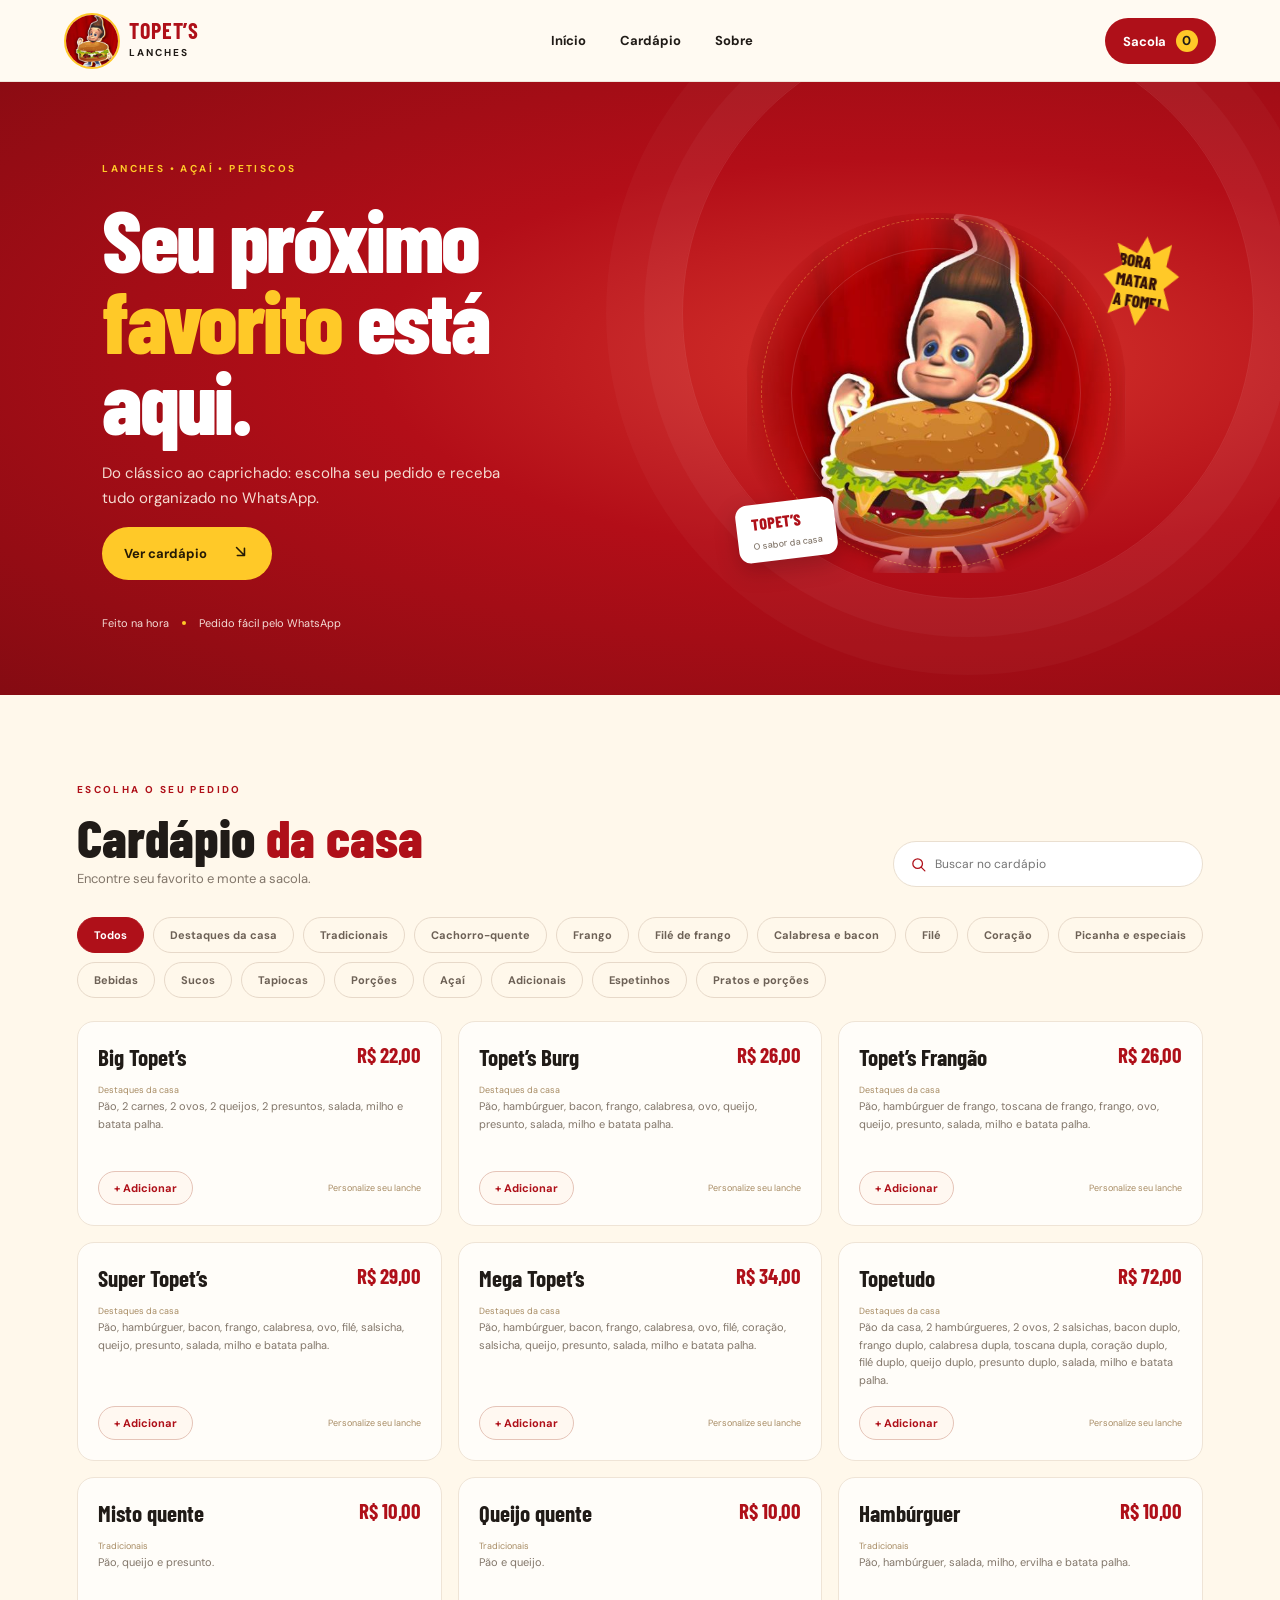
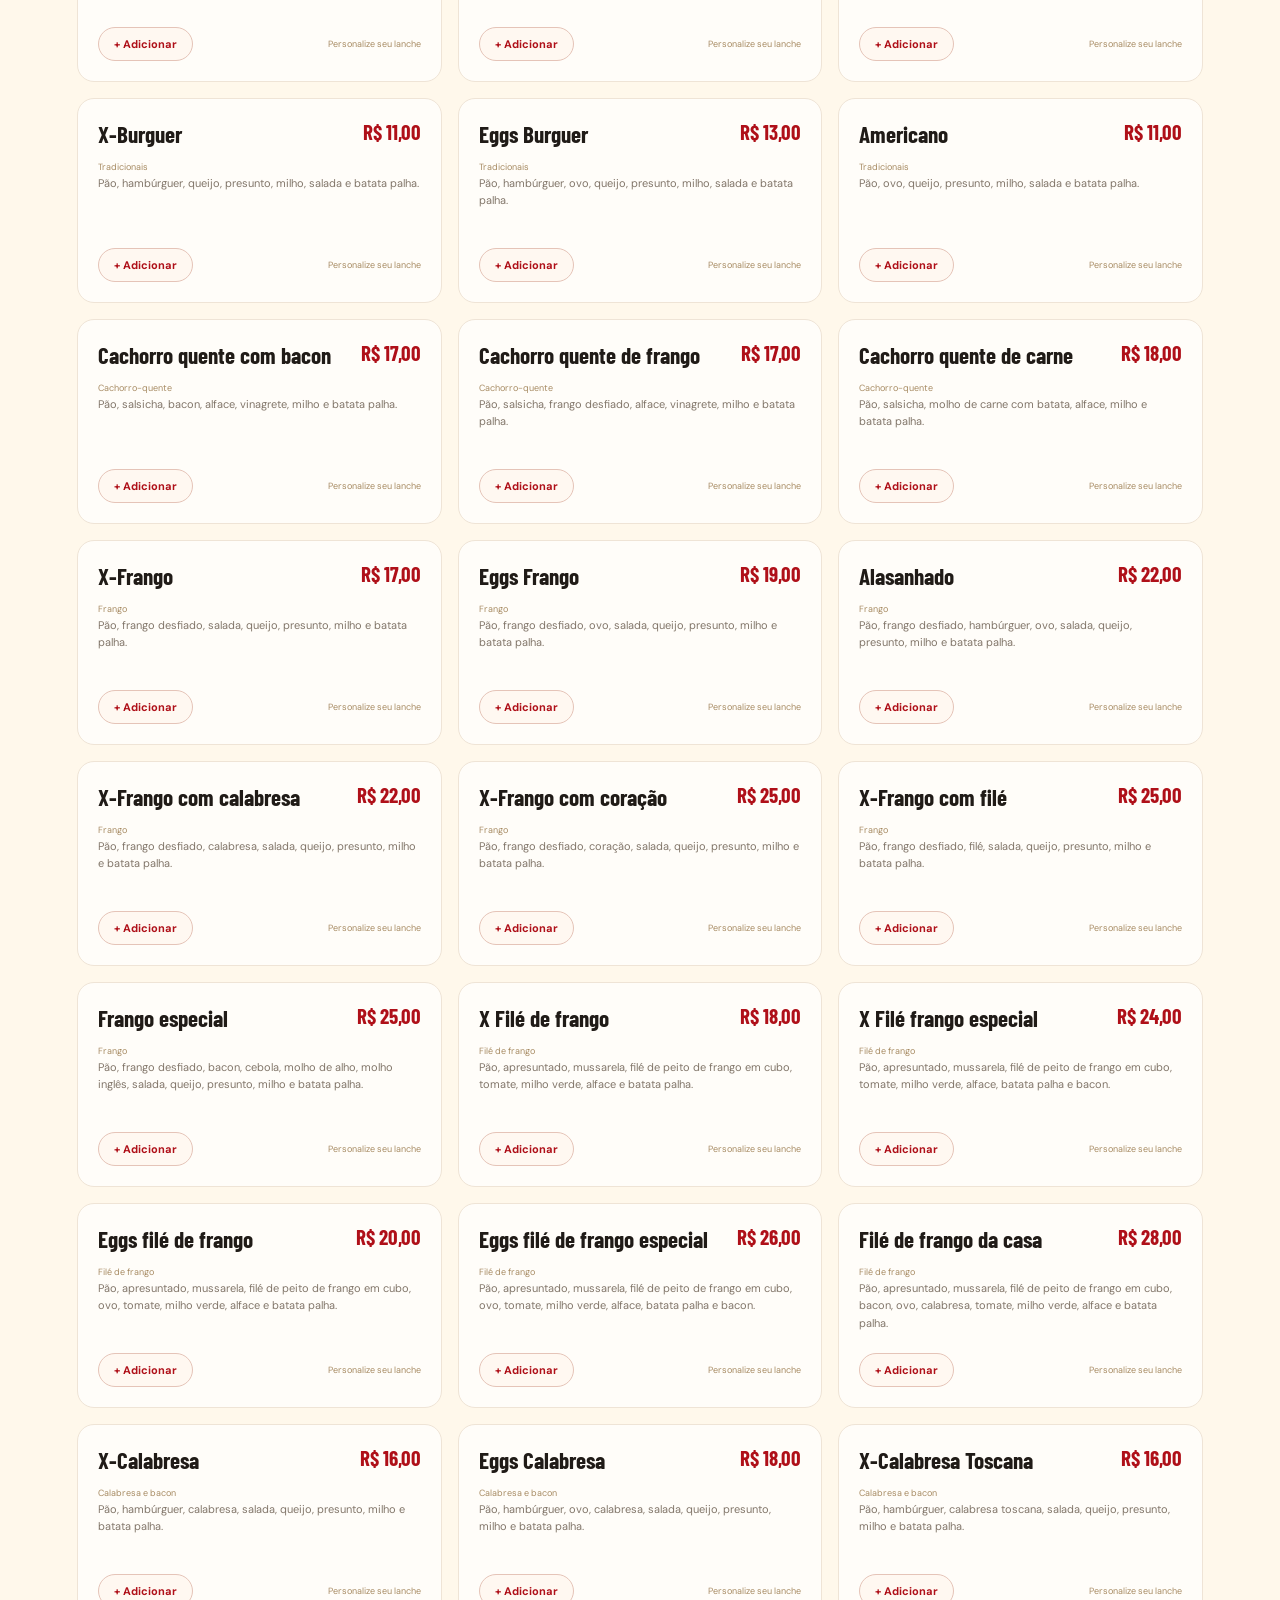
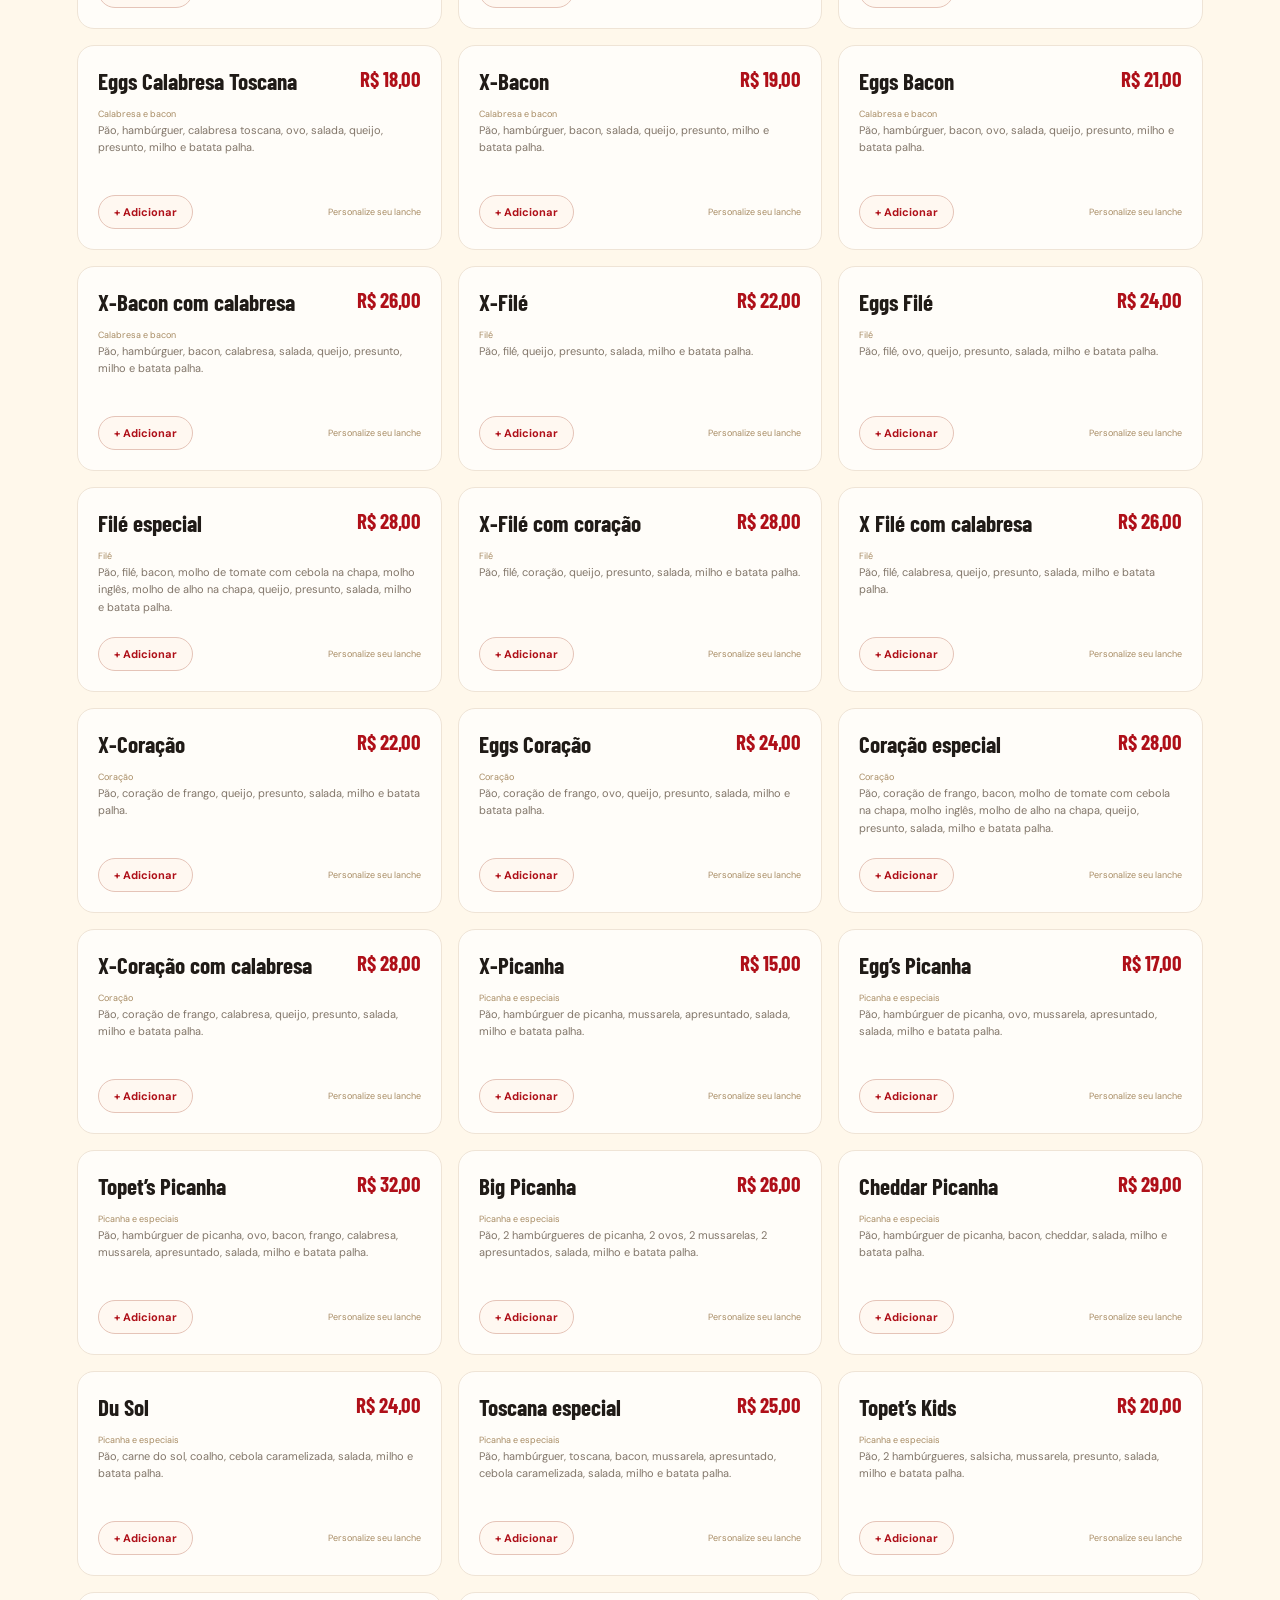
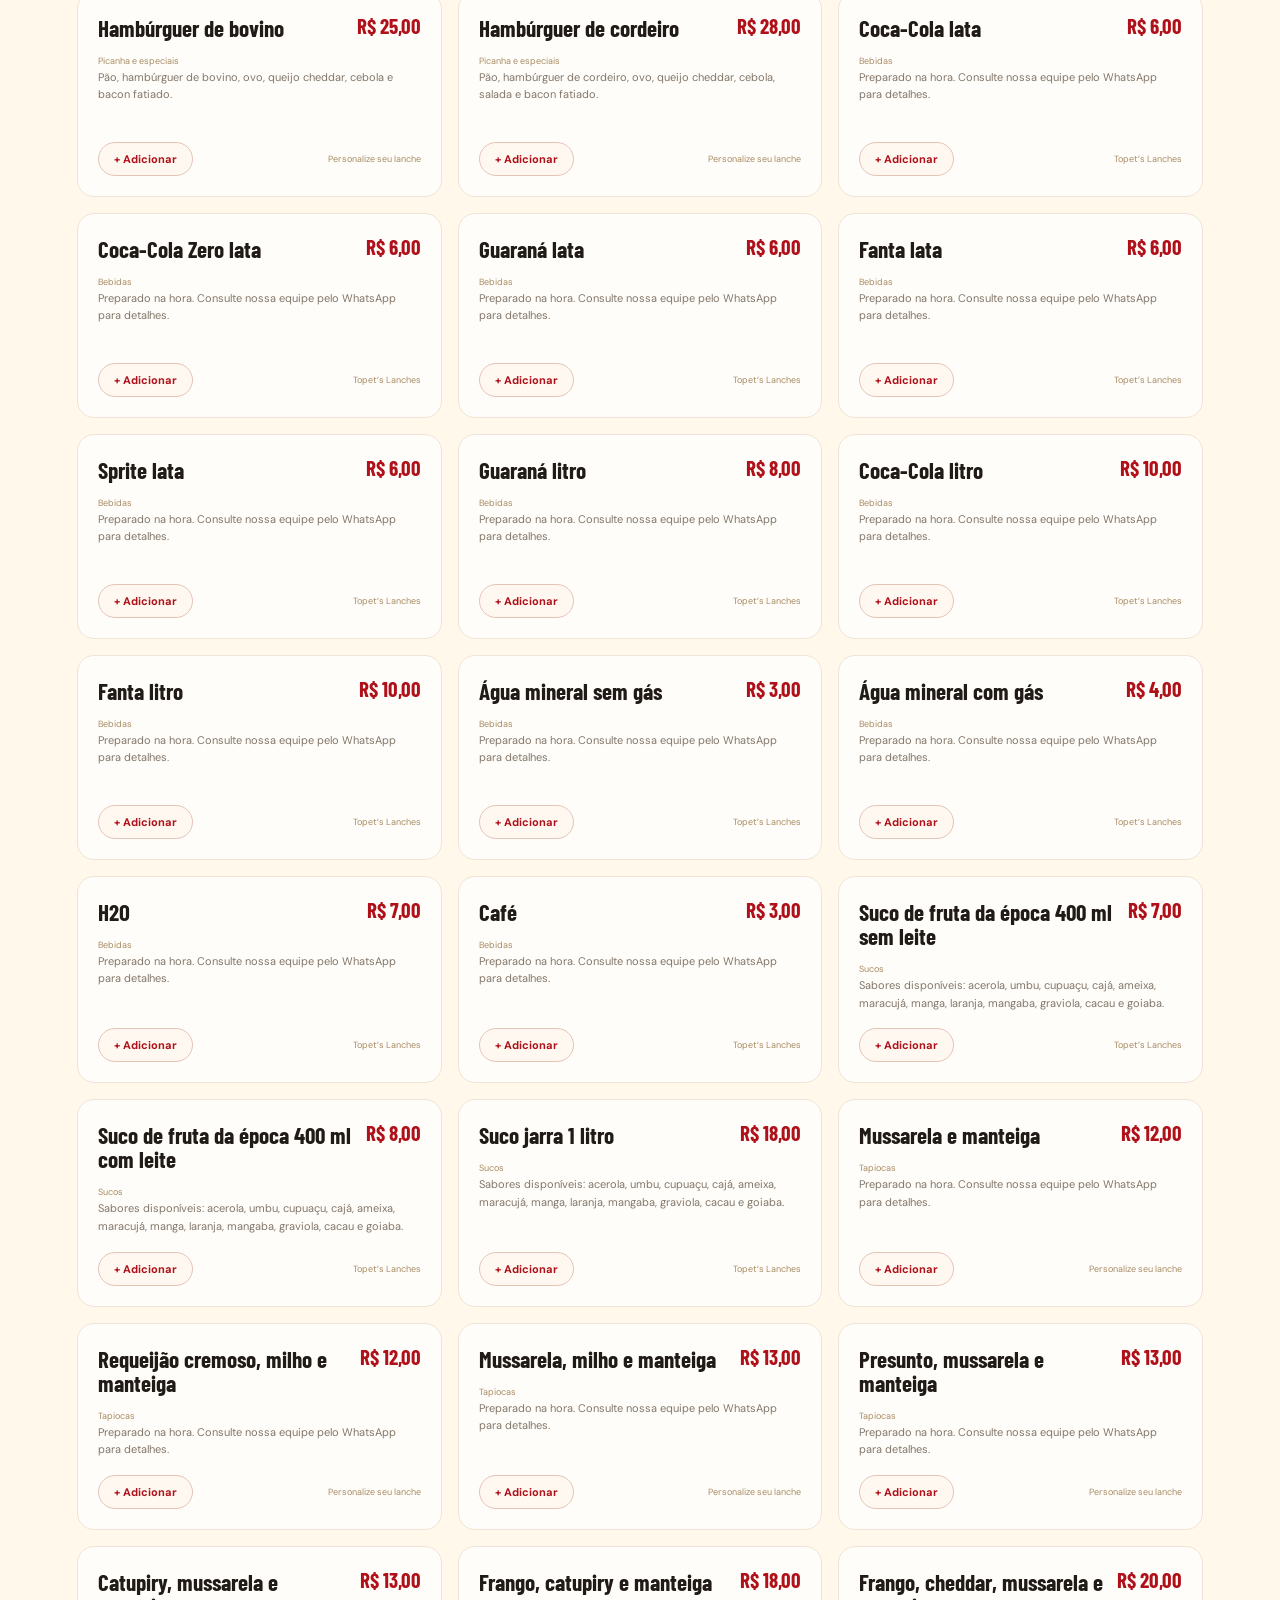
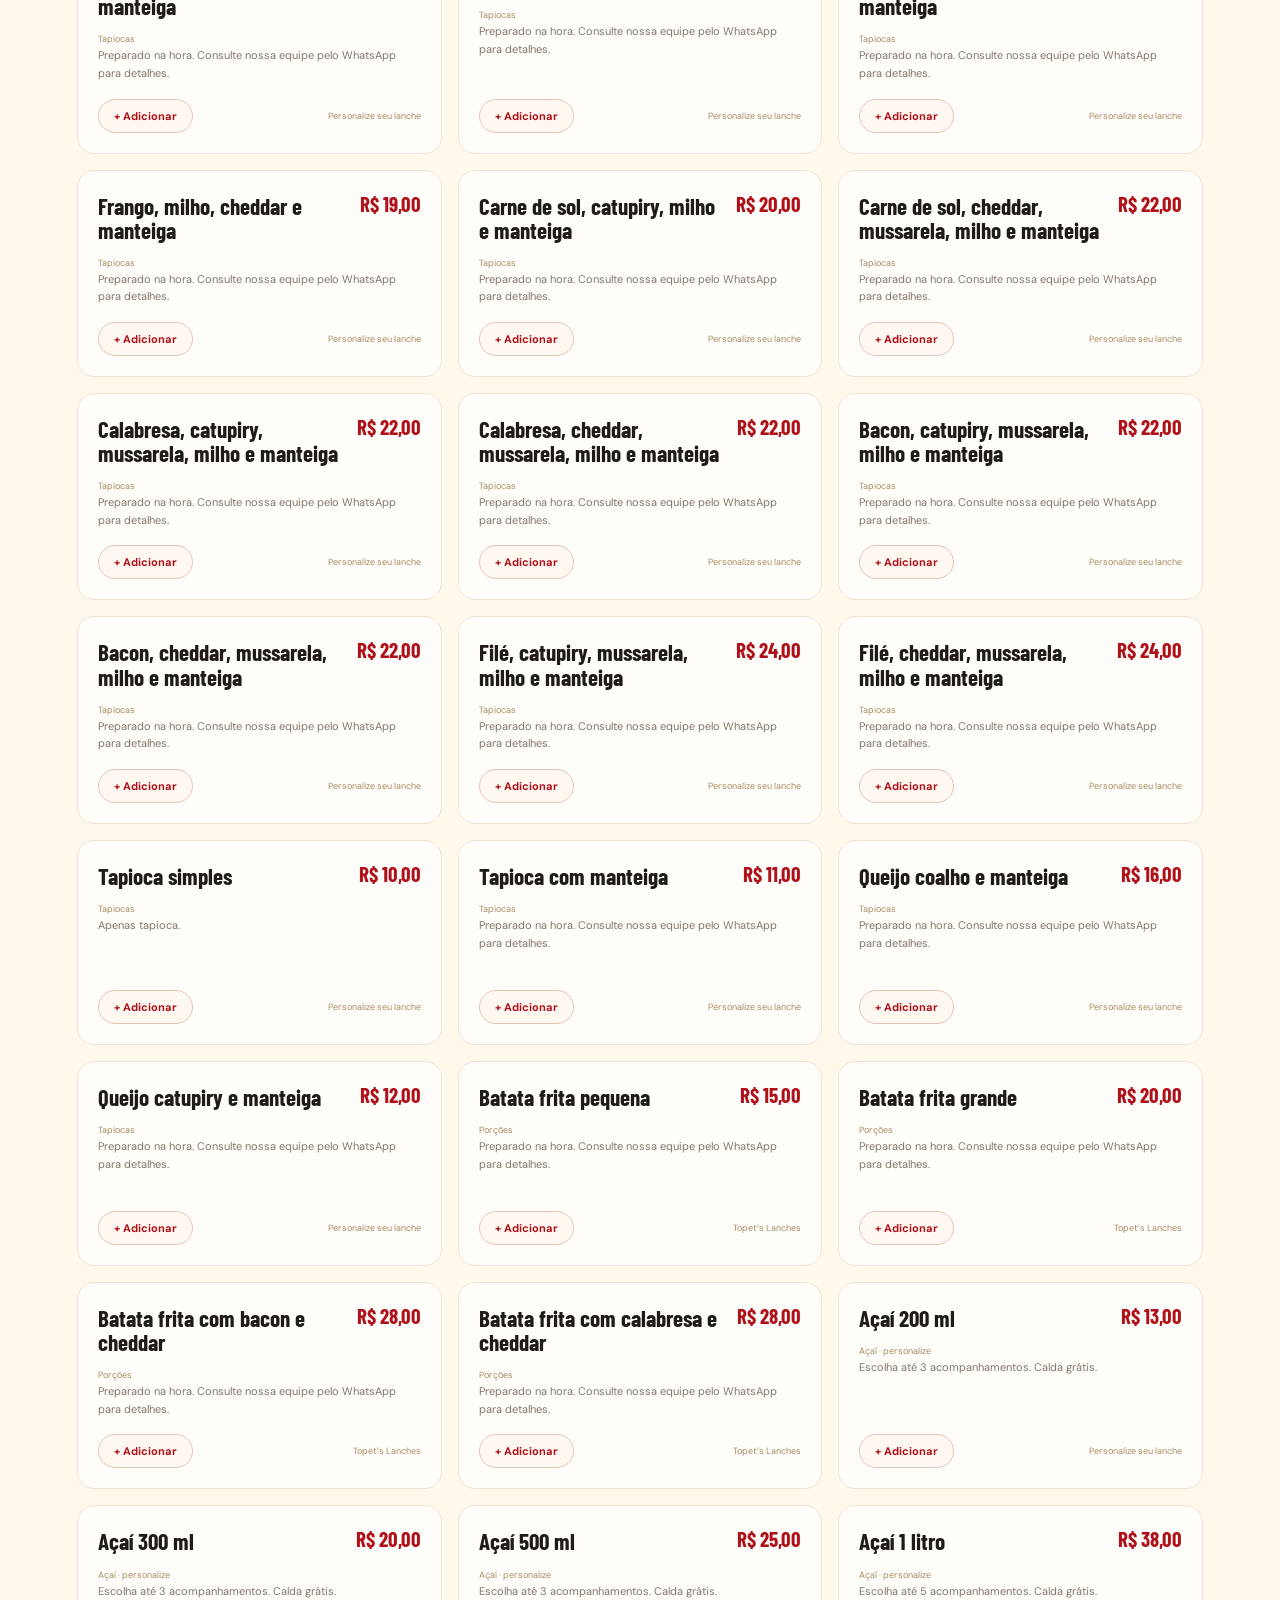
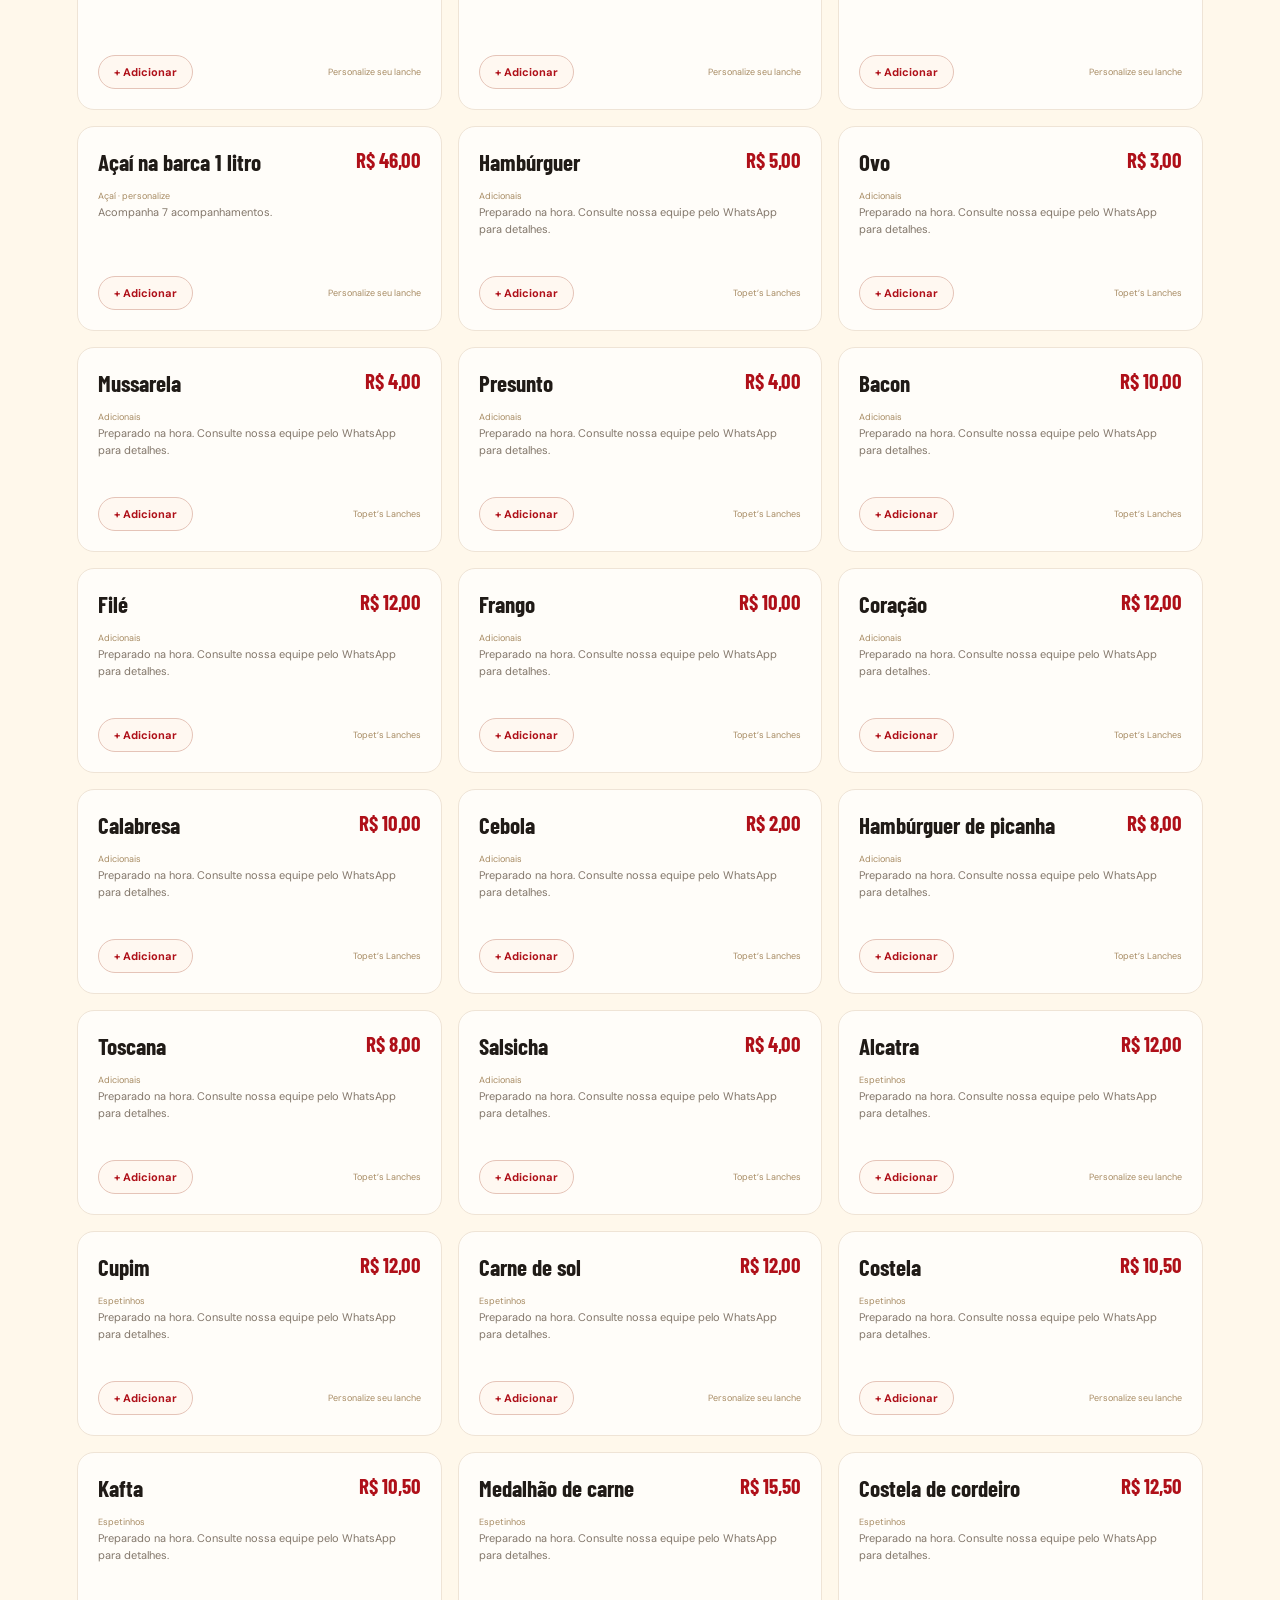
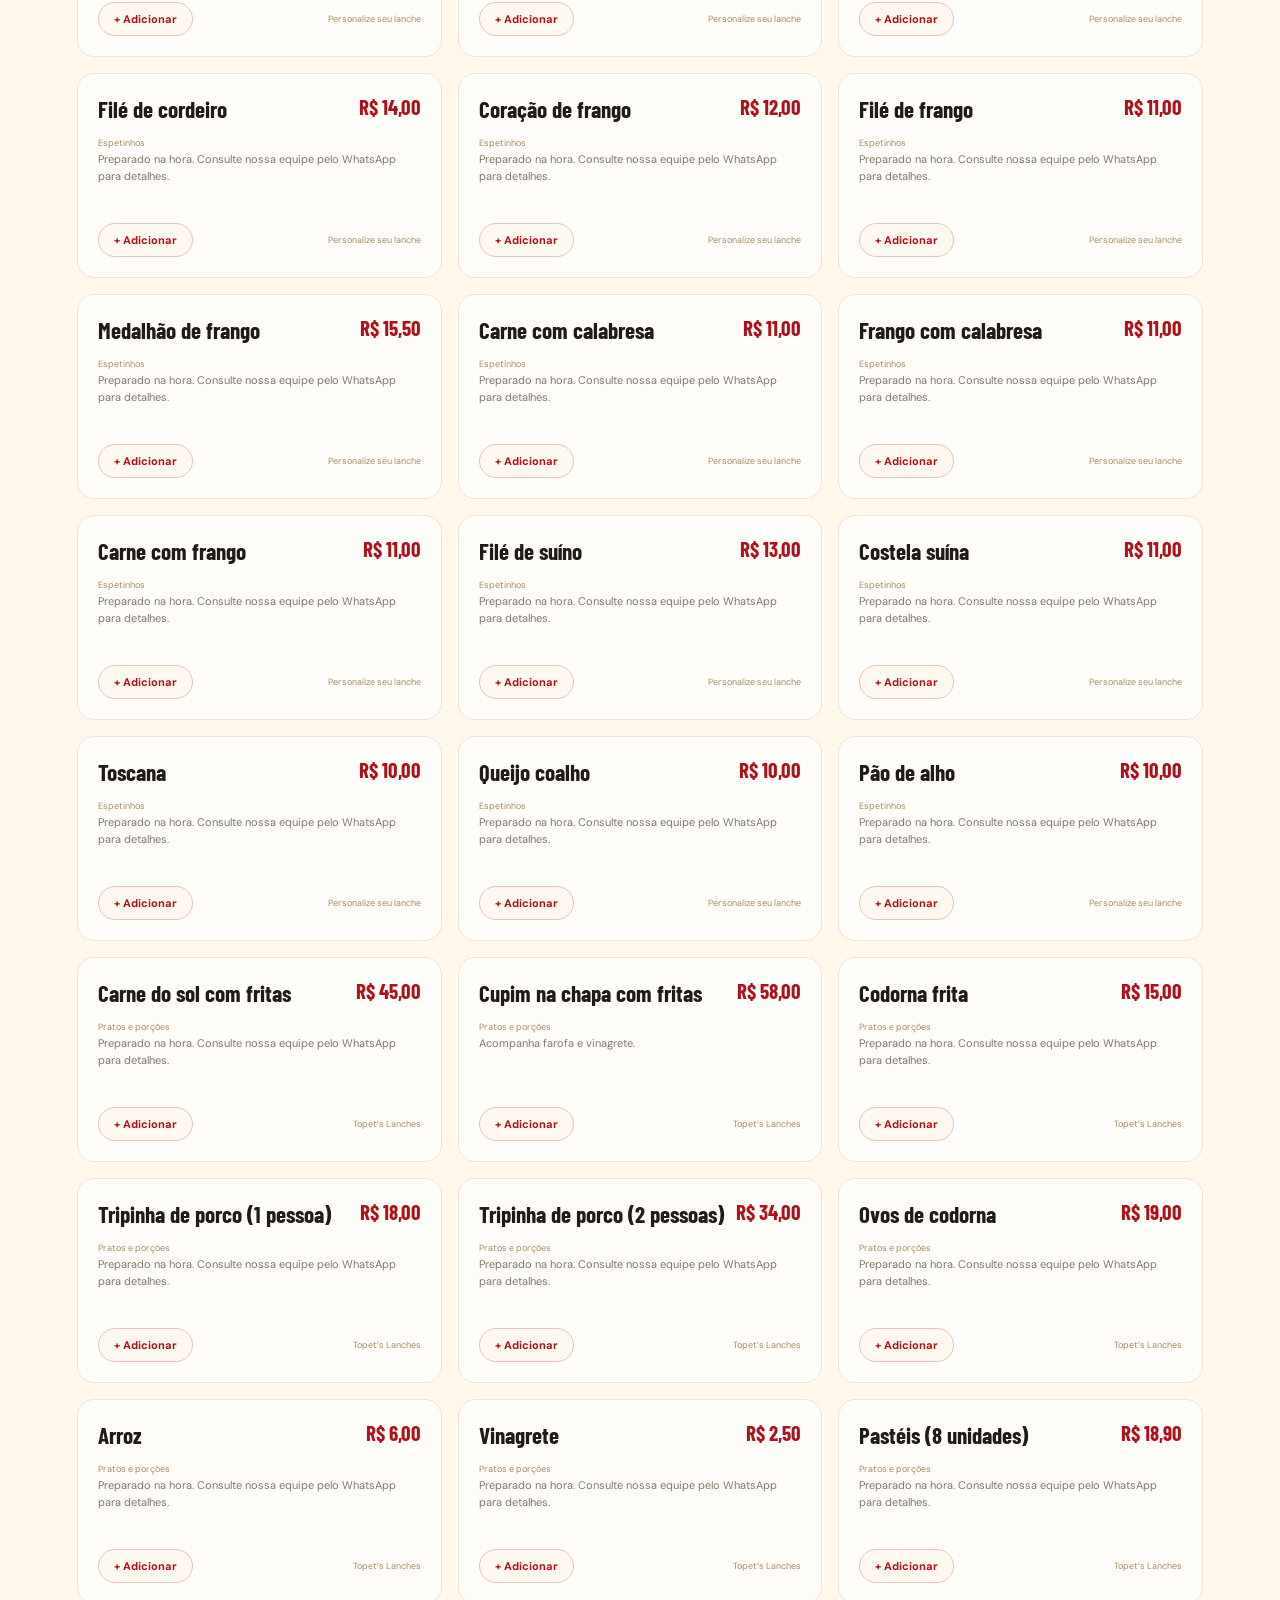
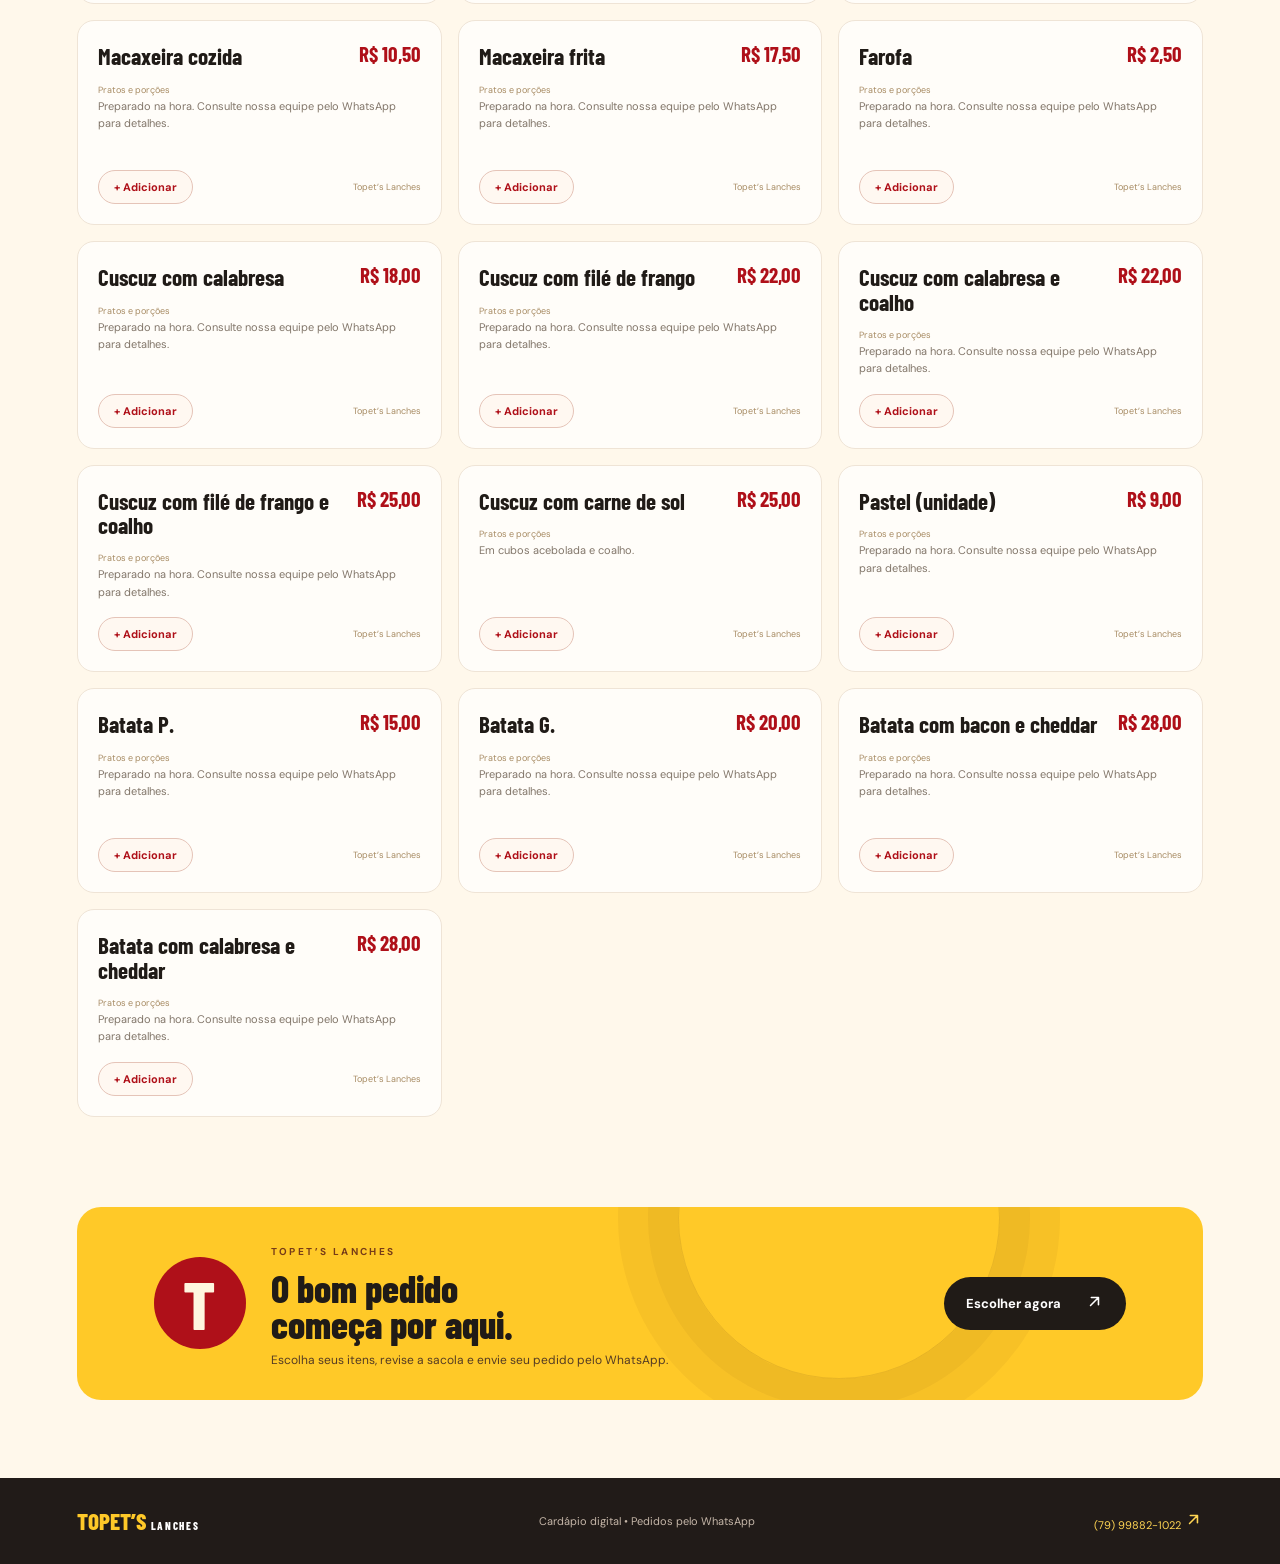
<file: index.html>
<!doctype html>
<html lang="pt-BR">

<head>
  <meta charset="utf-8">
  <meta name="viewport" content="width=device-width,initial-scale=1">
  <meta name="theme-color" content="#ae0710">
  <meta name="description"
    content="Cardápio digital da Topet’s Lanches. Escolha seus lanches, monte seu pedido e continue pelo WhatsApp.">
  <title>Topet’s Lanches | Cardápio</title>
  <link rel="preconnect" href="https://fonts.googleapis.com">
  <link rel="preconnect" href="https://fonts.gstatic.com" crossorigin>
  <link
    href="https://fonts.googleapis.com/css2?family=Barlow+Condensed:wght@500;600;700;800&family=DM+Sans:wght@400;500;600;700&display=swap"
    rel="stylesheet">
  <link rel="stylesheet" href="styles.css?v=20261009-13">
</head>

<body>
  <header class="topbar"><a class="brand" href="#inicio" aria-label="Topet's Lanches, início"><img
        src="assets/topets-mascote.png"
        alt="Mascote Topet’s Lanches"><span><b>TOPET’S</b><small>LANCHES</small></span></a>
    <nav><a href="#inicio">Início</a><a href="#cardapio">Cardápio</a><a href="#sobre">Sobre</a></nav><button
      class="cart-button" id="open-cart" aria-label="Abrir carrinho">Sacola <span id="cart-count">0</span></button>
  </header>
  <main>
    <section class="hero" id="inicio">
      <div class="hero-copy"><span class="eyebrow">LANCHES • AÇAÍ • PETISCOS</span>
        <h1>Seu próximo<br><em>favorito</em> está aqui.</h1>
        <p>Do clássico ao caprichado: escolha seu pedido e receba tudo organizado no WhatsApp.</p><a
          class="button button-yellow" href="#cardapio">Ver cardápio <span><span class="arrow-icon"
              aria-hidden="true"><svg viewBox="0 0 24 24">
                <path d="M7 7l10 10M8 17h9V8" />
              </svg></span></span></a>
        <div class="hero-note"><span>Feito na hora</span><i></i><span>Pedido fácil pelo WhatsApp</span></div>
      </div>
      <div class="hero-art">
        <div class="hero-orbit orbit-one"></div>
        <div class="hero-orbit orbit-two"></div><img src="assets/topets-mascote.png"
          alt="Mascote da Topet’s segurando um hambúrguer"><span class="burst">BORA<br>MATAR<br>A FOME!</span>
        <div class="hero-tag">TOPET’S<br><small>O sabor da casa</small></div>
      </div>
    </section>
    <section class="menu-section" id="cardapio">
      <div class="section-head">
        <div><span class="eyebrow dark">ESCOLHA O SEU PEDIDO</span>
          <h2>Cardápio <em>da casa</em></h2>
          <p>Encontre seu favorito e monte a sacola.</p>
        </div><label class="search"><span class="search-icon" aria-hidden="true"><svg viewBox="0 0 24 24">
              <circle cx="10.8" cy="10.8" r="6.8" />
              <path d="m16 16 5 5" />
            </svg></span><input id="search" placeholder="Buscar no cardápio" aria-label="Buscar produto"></label>
      </div>
      <div id="categories" class="categories" aria-label="Categorias do cardápio"></div>
      <div id="menu-grid" class="menu-grid"></div>
      <p id="no-results" class="no-results" hidden>Nenhum produto encontrado. Tente outra busca.</p>
    </section>
    <section class="callout" id="sobre">
      <div class="callout-mark">T</div>
      <div><span class="eyebrow">TOPET’S LANCHES</span>
        <h2>O bom pedido<br>começa por aqui.</h2>
        <p>Escolha seus itens, revise a sacola e envie seu pedido pelo WhatsApp.</p>
      </div><a class="button button-dark" href="#cardapio">Escolher agora <span><span class="arrow-icon"
            aria-hidden="true"><svg viewBox="0 0 24 24">
              <path d="M7 17L17 7M8 7h9v9" />
            </svg></span></span></a>
    </section>
  </main>
  <footer><a class="footer-brand" href="#inicio">TOPET’S <span>LANCHES</span></a>
    <p>Cardápio digital • Pedidos pelo WhatsApp</p><a href="https://wa.me/5579998821022" target="_blank"
      rel="noreferrer">(79) 99882-1022 <span class="arrow-icon" aria-hidden="true"><svg viewBox="0 0 24 24">
          <path d="M7 17L17 7M8 7h9v9" />
        </svg></span></a>
  </footer>
  <div class="overlay" id="overlay" hidden></div>
  <aside class="cart-drawer" id="cart-drawer" aria-label="Sua sacola" aria-hidden="true">
    <div class="drawer-head">
      <div><span class="eyebrow dark">SEU PEDIDO</span>
        <h2>Sacola <span id="drawer-count">(0)</span></h2>
      </div><button class="icon-button" id="close-cart" aria-label="Fechar sacola">×</button>
    </div>
    <div class="cart-scroll">
      <div id="cart-items"></div>
      <div id="empty-cart" class="empty-cart"><span><span class="empty-bag" aria-hidden="true"><svg viewBox="0 0 24 24">
              <path d="M5 8h14l-1 13H6L5 8Z" />
              <path d="M9 9V6a3 3 0 0 1 6 0v3" />
            </svg></span></span><b>Sua sacola está vazia</b>
        <p>Escolha algo gostoso no cardápio.</p><button class="text-button" id="back-menu">Ver cardápio</button>
      </div>
      <div class="totals" id="totals" hidden>
        <div><span>Subtotal</span><b id="subtotal">R$ 0,00</b></div>
        <div id="delivery-line" hidden><span>Entrega</span><b id="delivery-value"></b></div>
        <div class="total-line"><span>Total</span><b id="total">R$ 0,00</b></div>
      </div><button class="clear-button" id="clear-cart" hidden>Limpar sacola</button>
      <form id="checkout" novalidate hidden>
  <h3>Como vamos entregar?</h3>
  <div class="form-field"><label for="customer">Nome completo</label><input id="customer" name="customer" autocomplete="name" placeholder="Seu nome completo"><small class="field-error" data-error="customer"></small></div>
  <div class="form-field"><label for="phone">Telefone para contato</label><input id="phone" name="phone" type="tel" autocomplete="tel" inputmode="tel" placeholder="(79) 99999-9999" maxlength="16"><small class="field-error" data-error="phone"></small></div>
  <div class="segmented"><label><input type="radio" name="fulfillment" value="delivery" checked><span>Entrega</span></label><label><input type="radio" name="fulfillment" value="pickup"><span>Retirada</span></label></div>
  <div id="delivery-fields"><p class="form-section-label">Endereço de entrega</p><div class="address-grid">
    <div class="form-field field-street"><label for="street">Rua ou avenida</label><input id="street" name="street" autocomplete="address-line1" placeholder="Nome da rua ou avenida"><small class="field-error" data-error="street"></small></div>
    <div class="form-field field-number"><label for="house-number">Número</label><input id="house-number" name="houseNumber" placeholder="Nº ou unidade"><small class="field-error" data-error="houseNumber"></small></div>
    <div class="form-field field-district"><label for="district">Bairro</label><select id="district" name="district"><option value="">Selecione seu bairro</option></select><small class="field-error" data-error="district"></small><small id="neighborhood-help" class="field-help"></small><div class="form-field" id="other-district-field" hidden><label for="other-district">Digite o nome do bairro</label><input id="other-district" name="otherDistrict" placeholder="Nome do bairro"><small class="field-error" data-error="otherDistrict"></small></div></div>
    <div class="form-field field-residence"><label for="residence-type">Tipo de residência</label><select id="residence-type" name="residenceType"><option value="">Selecione</option><option value="Casa">Casa</option><option value="Apartamento">Apartamento</option></select><small class="field-error" data-error="residenceType"></small></div>
    <div class="form-field field-unit" id="apartment-field" hidden><label for="apartment-number">Número do apartamento</label><input id="apartment-number" name="apartmentNumber" placeholder="Ex.: 302" inputmode="numeric"><small class="field-error" data-error="apartmentNumber"></small></div>
    <div class="form-field field-block" id="block-field" hidden><label for="block">Bloco</label><input id="block" name="block" placeholder="Ex.: 3"><small class="field-error" data-error="block"></small></div>
    <div class="form-field field-complement"><label for="complement">Complemento <span>(opcional)</span></label><input id="complement" name="complement" placeholder="Casa, fundos, etc."></div>
    <div class="form-field field-reference"><label for="reference">Ponto de referência <span>(opcional)</span></label><input id="reference" name="reference" placeholder="Próximo a..."></div>
  </div></div>
  <div class="form-field"><label for="payment">Forma de pagamento</label><select id="payment" name="payment"><option value="">Selecione</option><option>Pix</option><option>Dinheiro</option><option>Cartão de crédito</option><option>Cartão de débito</option></select><small class="field-error" data-error="payment"></small></div>
  <div id="cash-change-fields" hidden><label class="check-option"><input type="checkbox" id="needs-change" name="needsChange"> Preciso de troco</label><div class="form-field" id="change-wrap" hidden><label for="change">Troco para</label><input id="change" name="change" type="text" inputmode="decimal" autocomplete="off" placeholder="Ex.: 50,00"><small class="field-error" data-error="change"></small><small id="change-consult-note" class="field-help" hidden>O troco será calculado sem a taxa de entrega, que será consultada com a loja.</small></div></div>
  <div class="form-field"><label for="order-notes">Observações do pedido <span>(opcional)</span></label><textarea id="order-notes" name="notes" rows="2" placeholder="Opcional"></textarea></div>
  <p id="checkout-error" class="checkout-error" role="alert" hidden></p>
  <button class="button button-yellow checkout-button" type="submit">Continuar no WhatsApp <span><span class="arrow-icon" aria-hidden="true"><svg viewBox="0 0 24 24"><path d="M7 17L17 7M8 7h9v9"/></svg></span></span></button><small class="checkout-hint">Você poderá revisar e enviar a mensagem pelo WhatsApp.</small>
</form>
    </div>
  </aside>
  <div class="product-modal" id="product-modal" hidden role="dialog" aria-modal="true" aria-labelledby="modal-title">
    <div class="modal-card"><button class="icon-button modal-close" id="close-modal" aria-label="Fechar">×</button><span
        class="eyebrow dark" id="modal-category"></span>
      <h2 id="modal-title"></h2>
      <p id="modal-description"></p>
      <div id="modal-toppings"></div><label class="modal-notes">Observação<textarea id="item-notes" rows="2"
          placeholder="Ex.: sem cebola"></textarea></label>
      <div class="modal-footer"><b id="modal-price"></b><button class="button button-yellow" id="confirm-add">Adicionar
          à sacola</button></div>
    </div>
  </div>
  <script src="data.js?v=20261009-13"></script>
  <script src="supabase-config.js?v=1"></script>
  <script src="supabase-api.js?v=2"></script>
  <script src="supabase-data.js?v=1"></script>
  <script type="module" src="app.js?v=20261011-2"></script>
</body>

</html>
</file>
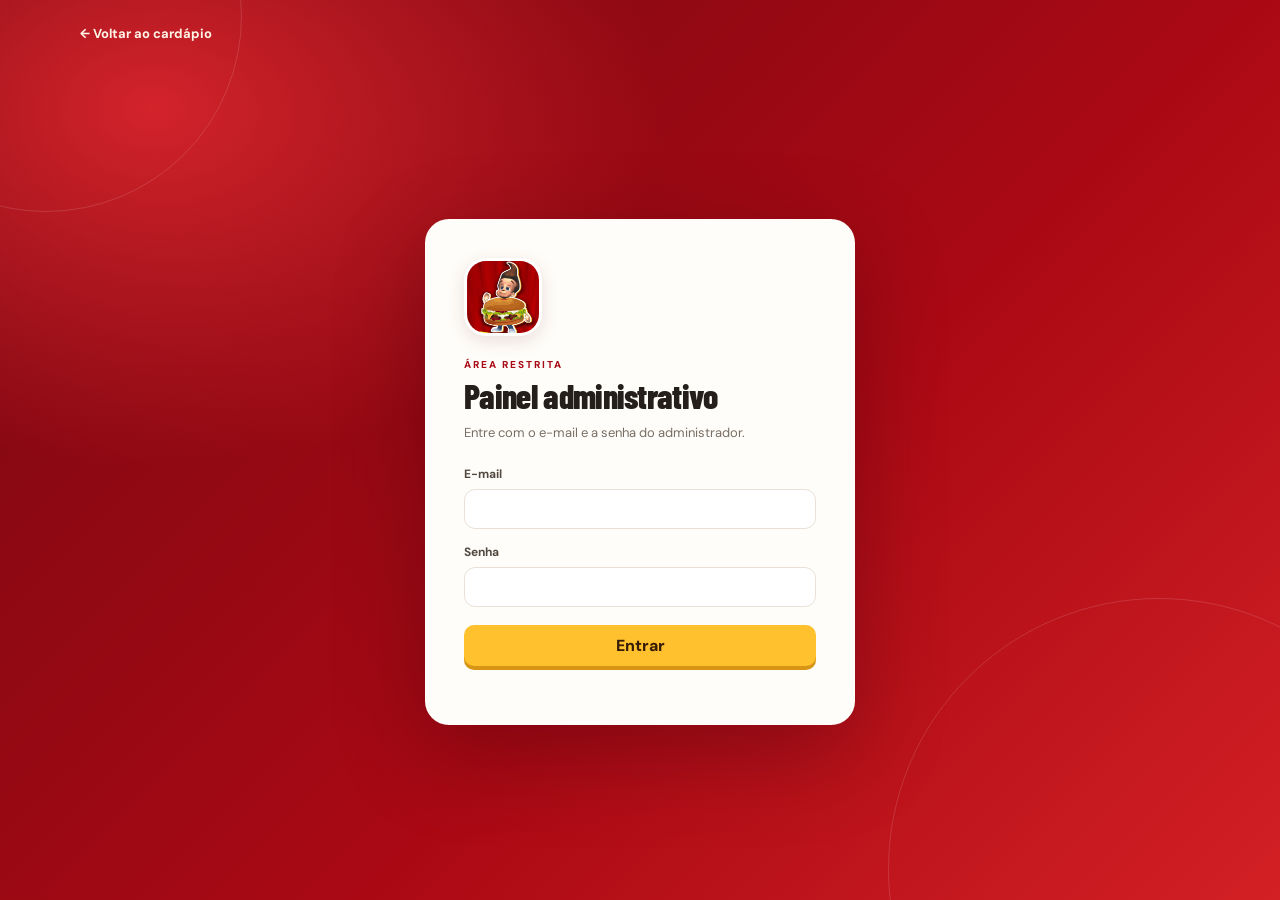
<file: admin/index.html>
<!doctype html>
<html lang="pt-BR">
<head>
  <meta charset="utf-8">
  <meta name="viewport" content="width=device-width,initial-scale=1">
  <meta name="theme-color" content="#ae0710">
  <title>Administração | Topet’s Lanches</title>
  <link rel="preconnect" href="https://fonts.googleapis.com">
  <link rel="preconnect" href="https://fonts.gstatic.com" crossorigin>
  <link href="https://fonts.googleapis.com/css2?family=Barlow+Condensed:wght@500;600;700;800&family=DM+Sans:wght@400;500;600;700&display=swap" rel="stylesheet">
  <link rel="stylesheet" href="admin.css?v=4">
</head>
<body>
  <main class="auth-shell" id="login-view">
    <a class="back-link" href="../index.html">← Voltar ao cardápio</a>
    <section class="auth-card">
      <img src="../assets/topets-mascote.png" alt="Mascote Topet’s Lanches" class="mascot">
      <p class="eyebrow">ÁREA RESTRITA</p><h1>Painel administrativo</h1>
      <p class="muted">Entre com o e-mail e a senha do administrador.</p>
      <form id="login-form">
        <label>E-mail<input name="email" type="email" autocomplete="username" required></label>
        <label>Senha<input name="password" type="password" autocomplete="current-password" required></label>
        <button class="primary" type="submit">Entrar</button>
        <p class="message" id="login-message" role="alert"></p>
      </form>
      <p class="setup-note" id="setup-note" hidden>O Supabase ainda não está configurado. Consulte <code>README.md</code>.</p>
    </section>
  </main>

  <div class="admin-app" id="admin-view" hidden>
    <header class="topbar">
      <a class="brand" href="../index.html"><img src="../assets/topets-mascote.png" alt=""><span><b>TOPET’S</b><small>PAINEL ADMINISTRATIVO</small></span></a>
      <div class="user-actions"><span id="admin-email"></span><button class="quiet" id="logout-button">Sair</button></div>
    </header>
    <main class="workspace">
      <div class="page-heading"><div><p class="eyebrow">TOPET’S LANCHES</p><h1 id="page-title">Gerenciar cardápio</h1><p class="muted" id="page-subtitle">As mudanças são salvas no Supabase e aparecem no site público.</p></div><button class="primary" id="new-product">＋ Novo produto</button></div>
      <nav class="tabs"><button class="tab active" data-tab="products">Produtos e adicionais</button><button class="tab" data-tab="categories">Categorias</button><button class="tab" data-tab="settings">Açaí e entrega</button><button class="tab" data-tab="orders">Pedidos do site</button><button class="tab" data-tab="sales">Relatórios e vendas</button></nav>
      <section class="panel" id="products-panel">
        <div class="toolbar"><label class="search">Buscar<input id="product-search" type="search" placeholder="Nome, descrição ou categoria"></label><label>Categoria<select id="category-filter"><option value="">Todas</option></select></label><label class="toggle"><input id="show-inactive" type="checkbox"> Mostrar inativos</label><button class="quiet" id="reload-products">Atualizar</button></div>
        <p class="message" id="products-message" role="status"></p>
        <div class="products-table-wrap"><table><thead><tr><th>Produto</th><th>Categoria</th><th>Preço</th><th>Status</th><th>Ações</th></tr></thead><tbody id="products-list"></tbody></table></div>
      </section>
      <section class="panel" id="categories-panel" hidden>
        <div class="page-heading"><div><h2>Categorias atuais</h2><p class="muted">Categorias vazias também ficam disponíveis no cardápio para novos produtos.</p></div><button class="primary" id="add-category">＋ Nova categoria</button></div><div id="category-list" class="category-list"></div><p class="message" id="category-message" role="status"></p>
      </section>
      <section class="panel" id="settings-panel" hidden>
        <h2>Acompanhamentos de açaí</h2><p class="muted">Um acompanhamento por linha. Os limites por tamanho são ajustados na edição de cada produto de açaí.</p>
        <label>Acompanhamentos<textarea id="toppings-setting" rows="8" placeholder="Banana&#10;Granola&#10;... "></textarea></label>
        <h2 class="section-heading">Bairros e taxas</h2><p class="muted">Uma opção por linha: <code>Bairro | 5,00</code>. Use <code>Bairro | consultar</code> quando a taxa precisar ser confirmada.</p>
        <label>Bairros atendidos<textarea id="neighborhoods-setting" rows="10" placeholder="Avenida Quirino | 3,00&#10;Outro | consultar"></textarea></label>
        <button class="primary" id="save-settings">Salvar configurações</button><p class="message" id="settings-message" role="status"></p>
      </section>
      <section class="panel sales-panel" id="sales-panel" hidden>
        <div class="sales-head"><div><p class="eyebrow">ACOMPANHAMENTO</p><h2>Relatórios e vendas</h2><p class="muted">Pedidos do site só entram nos relatórios depois da confirmação. Registre manualmente outras vendas confirmadas.</p></div><button class="primary" id="new-sale">＋ Registrar venda</button></div>
        <div class="toolbar sales-toolbar"><label>Período<select id="sales-period"><option value="today">Hoje</option><option value="7d">Últimos 7 dias</option><option value="30d" selected>Últimos 30 dias</option><option value="month">Este mês</option><option value="custom">Intervalo personalizado</option></select></label><label class="date-filter" hidden>De<input type="date" id="sales-from"></label><label class="date-filter" hidden>Até<input type="date" id="sales-to"></label><button class="quiet" id="reload-sales">Atualizar</button></div>
        <p class="report-note">Faturamento bruto registrado: considera descontos e entrega. Não representa lucro líquido.</p>
        <div class="metric-grid"><article class="metric-card"><span>Faturamento bruto registrado</span><strong id="metric-revenue">R$ 0,00</strong></article><article class="metric-card"><span>Vendas confirmadas</span><strong id="metric-count">0</strong></article><article class="metric-card"><span>Ticket médio</span><strong id="metric-average">R$ 0,00</strong></article><article class="metric-card"><span>Mais vendido</span><strong id="metric-top-product">—</strong><small id="metric-top-quantity"></small></article></div>
        <p class="message" id="sales-message" role="status"></p>
        <div class="reports-grid"><section class="report-card"><h3>Produtos mais vendidos</h3><div id="best-products" class="bar-list"></div></section><section class="report-card"><h3>Faturamento por dia</h3><div id="daily-revenue" class="daily-list"></div></section><section class="report-card"><h3>Formas de pagamento</h3><div id="payment-breakdown" class="bar-list"></div></section></div>
        <div class="history-heading"><div><h3>Histórico de vendas</h3><p class="muted">Mais recentes primeiro. Vendas canceladas ficam salvas para consulta.</p></div></div>
        <div class="products-table-wrap"><table class="sales-table"><thead><tr><th>Data e hora</th><th>Itens</th><th>Pagamento</th><th>Total</th><th>Status</th><th>Ações</th></tr></thead><tbody id="sales-history"></tbody></table></div>
      </section>
      <section class="panel orders-panel" id="orders-panel" hidden>
        <div class="sales-head"><div><p class="eyebrow">PEDIDOS RECEBIDOS PELO SITE</p><h2>Pedidos do site</h2><p class="muted">Um pedido só entra nos relatórios depois que você confirmar a venda. Pedidos não concretizados ficam no histórico.</p></div><button class="quiet" id="reload-orders">Atualizar pedidos</button></div>
        <div class="toolbar"><label>Situação<select id="orders-filter"><option value="pending">Pendentes</option><option value="all">Todos os pedidos</option></select></label></div>
        <p class="message" id="orders-message" role="status"></p>
        <div class="products-table-wrap"><table class="sales-table orders-table"><thead><tr><th>Pedido / data</th><th>Cliente</th><th>Itens</th><th>Pagamento</th><th>Total</th><th>Status</th><th>Ações</th></tr></thead><tbody id="orders-list"></tbody></table></div>
      </section>
    </main>
  </div>

  <dialog id="product-dialog">
    <form id="product-form" method="dialog">
      <div class="dialog-heading"><div><p class="eyebrow">CARDÁPIO</p><h2 id="dialog-title">Novo produto</h2></div><button type="button" class="icon-button" id="close-dialog" aria-label="Fechar">×</button></div>
      <input type="hidden" name="id">
      <div class="form-grid">
        <label class="wide">Nome<input name="name" required maxlength="120"></label>
        <label>Categoria<input name="category" list="category-options" required maxlength="80"><datalist id="category-options"></datalist></label>
        <label>Preço (R$)<input name="price" type="number" required min="0" step="0.01"></label>
        <label class="wide">Descrição<textarea name="description" rows="3"></textarea></label>
        <label class="wide">Imagem do produto (URL)<input name="image_url" type="url" placeholder="https://..."></label>
        <label class="wide">Ou envie uma imagem<input name="image_file" type="file" accept="image/jpeg,image/png,image/webp,image/gif"><small class="help">JPEG, PNG, WebP ou GIF. Até 5 MB.</small></label>
        <label>Limite de coberturas do açaí<input name="topping_limit" type="number" min="0" max="30" step="1" placeholder="Padrão atual"></label>
        <label>Ordem no cardápio<input name="sort_order" type="number" min="0" step="1" value="0"></label>
        <label class="check"><input name="active" type="checkbox" checked> Produto ativo no cardápio</label>
        <label class="wide">Outras informações (JSON)<textarea name="details" rows="3">{}</textarea><small class="help">Use apenas se o produto tiver informações extras além dos campos acima.</small></label>
      </div>
      <p class="message" id="product-message" role="alert"></p>
      <div class="dialog-actions"><button type="button" class="quiet" id="cancel-product">Cancelar</button><button class="primary" type="submit">Salvar produto</button></div>
    </form>
  </dialog>
  <dialog id="sale-dialog">
    <form id="sale-form" method="dialog">
      <div class="dialog-heading"><div><p class="eyebrow">VENDA CONFIRMADA</p><h2 id="sale-dialog-title">Registrar venda</h2></div><button type="button" class="icon-button" id="close-sale-dialog" aria-label="Fechar">×</button></div>
      <input type="hidden" name="sale_id">
      <div class="form-grid sale-fields"><label>Data e horário<input type="datetime-local" name="sold_at" required></label><label>Forma de pagamento<select name="payment_method" id="sale-payment" required></select></label><label class="wide">Produtos vendidos <small class="help">Preço vem do cardápio, mas pode ser ajustado para registrar o valor negociado.</small></label></div>
      <div id="sale-items" class="sale-items"></div><button type="button" class="quiet add-sale-item" id="add-sale-item">＋ Adicionar produto</button>
      <div class="form-grid sale-fields sale-extra-fields"><label>Desconto (R$)<input type="number" name="discount" min="0" step="0.01" value="0"></label><label>Taxa de entrega (R$)<input type="number" name="delivery_fee" min="0" step="0.01" value="0"></label><label class="wide">Observações<textarea name="notes" rows="2" placeholder="Opcional"></textarea></label></div>
      <div class="sale-total-box"><div><span>Produtos</span><b id="sale-subtotal">R$ 0,00</b></div><div><span>Desconto</span><b id="sale-discount-view">− R$ 0,00</b></div><div><span>Entrega</span><b id="sale-delivery-view">R$ 0,00</b></div><div class="grand-total"><span>Total da venda</span><b id="sale-total">R$ 0,00</b></div></div>
      <p class="message" id="sale-form-message" role="alert"></p>
      <div class="dialog-actions"><button type="button" class="quiet" id="cancel-sale-form">Voltar</button><button class="primary" type="submit">Conferir e salvar</button></div>
    </form>
  </dialog>
  <dialog id="sale-details-dialog"><div id="sale-details-content" class="sale-details"></div></dialog>
  <dialog id="order-details-dialog"><div id="order-details-content" class="sale-details"></div></dialog>
  <script src="../supabase-config.js?v=1"></script>
  <script src="../supabase-api.js?v=3"></script>
  <script src="sales-utils.js?v=1"></script>
  <script src="admin.js?v=4"></script>
</body>
</html>
</file>
<file: styles.css>
:root {
    --red: #af1019;
    --deep: #760b12;
    --gold: #ffc928;
    --cream: #fff8eb;
    --ink: #201b17;
    --muted: #82766a;
    --line: #eadfd0;
    --condensed: 'Barlow Condensed', sans-serif;
    --sans: 'DM Sans', sans-serif
}

* {
    box-sizing: border-box
}

html {
    scroll-behavior: smooth
}

body {
    margin: 0;
    background: var(--cream);
    color: var(--ink);
    font-family: var(--sans)
}

button,
input,
select,
textarea {
    font: inherit
}

button,
a {
    -webkit-tap-highlight-color: transparent
}

a {
    color: inherit;
    text-decoration: none
}

.topbar {
    height: 82px;
    padding: 0 max(5vw, 24px);
    display: flex;
    align-items: center;
    justify-content: space-between;
    background: #fffaf2;
    border-bottom: 1px solid #efe5d9;
    position: sticky;
    top: 0;
    z-index: 10
}

.brand {
    display: flex;
    align-items: center;
    gap: 9px
}

.brand img {
    width: 56px;
    height: 56px;
    object-fit: cover;
    object-position: center 35%;
    border-radius: 50%;
    border: 2px solid var(--gold)
}

.brand span {
    font: 800 22px var(--condensed);
    line-height: .8;
    color: var(--red);
    letter-spacing: .04em
}

.brand small {
    display: block;
    color: var(--ink);
    font: 700 10px var(--sans);
    letter-spacing: .2em;
    margin-top: 7px
}

.topbar nav {
    display: flex;
    gap: 34px;
    font-size: 13px;
    font-weight: 700
}

.topbar nav a:hover {
    color: var(--red)
}

.cart-button {
    border: 0;
    background: var(--red);
    color: white;
    border-radius: 30px;
    padding: 12px 18px;
    font-size: 13px;
    font-weight: 700;
    cursor: pointer
}

.cart-button span {
    display: inline-grid;
    place-items: center;
    min-width: 22px;
    height: 22px;
    margin-left: 7px;
    border-radius: 50%;
    background: var(--gold);
    color: var(--ink)
}

.hero {
    min-height: 550px;
    background: radial-gradient(ellipse at 72% 45%, #d7352d 0, #b30e18 42%, #850b12 100%);
    color: white;
    padding: 74px max(8vw, 30px) 65px;
    position: relative;
    display: grid;
    grid-template-columns: 1.1fr .9fr;
    align-items: center;
    overflow: hidden
}

.hero:after {
    content: '';
    position: absolute;
    width: 570px;
    height: 570px;
    border: 1px solid #ffffff18;
    border-radius: 50%;
    right: 2%;
    top: -9%;
    box-shadow: 0 0 0 38px #ffffff09, 0 0 0 76px #ffffff07
}

.hero-copy {
    z-index: 1;
    max-width: 490px
}

.eyebrow {
    font-size: 10px;
    font-weight: 700;
    letter-spacing: .24em;
    color: var(--gold)
}

.eyebrow.dark {
    color: var(--red)
}

h1,
h2,
h3,
p {
    margin-top: 0
}

.hero h1 {
    font: 800 clamp(55px, 7vw, 88px)/.92 var(--condensed);
    letter-spacing: -.03em;
    margin: 21px 0 20px
}

.hero h1 em,
.section-head h2 em {
    font-style: normal;
    color: var(--gold)
}

.hero-copy>p {
    color: #f5dcd2;
    max-width: 405px;
    font-size: 15px;
    line-height: 1.7
}

.button {
    display: inline-flex;
    align-items: center;
    justify-content: center;
    gap: 24px;
    border: 0;
    border-radius: 30px;
    padding: 15px 22px;
    font-size: 13px;
    font-weight: 700;
    cursor: pointer;
    transition: transform .2s, box-shadow .2s
}

.button:hover {
    transform: translateY(-2px);
    box-shadow: 0 8px 20px #44070b35
}

.button-yellow {
    background: var(--gold);
    color: #261a05
}

.hero-note {
    display: flex;
    align-items: center;
    gap: 13px;
    margin-top: 36px;
    color: #f4dcd6;
    font-size: 11px
}

.hero-note i {
    width: 4px;
    height: 4px;
    border-radius: 50%;
    background: var(--gold)
}

.hero-art {
    height: 390px;
    position: relative;
    z-index: 1;
    display: grid;
    place-items: center
}

.hero-art>img {
    width: min(92%, 380px);
    height: 360px;
    object-fit: cover;
    object-position: center 25%;
    mix-blend-mode: screen;
    filter: drop-shadow(0 24px 28px #35070a8a);
    border-radius: 48% 48% 34% 34%;
    mask-image: radial-gradient(ellipse, #000 51%, transparent 75%)
}

.hero-orbit {
    position: absolute;
    border: 1px dashed #ffcc515c;
    border-radius: 50%;
    width: 350px;
    height: 350px
}

.orbit-two {
    width: 290px;
    height: 290px;
    border-style: solid;
    border-color: #ffffff22
}

.burst {
    position: absolute;
    right: 0;
    top: 38px;
    transform: rotate(9deg);
    font: 800 17px var(--condensed);
    color: #351008;
    background: var(--gold);
    padding: 15px 13px;
    clip-path: polygon(50% 0, 62% 18%, 84% 5%, 81% 30%, 100% 39%, 82% 55%, 94% 78%, 67% 74%, 52% 100%, 39% 78%, 13% 91%, 19% 64%, 0 49%, 23% 35%, 12% 12%, 40% 20%)
}

.hero-tag {
    position: absolute;
    left: 9%;
    bottom: 29px;
    background: white;
    color: var(--red);
    border-radius: 12px;
    padding: 10px 15px;
    font: 800 16px var(--condensed);
    transform: rotate(-7deg);
    box-shadow: 0 8px 22px #33070a45
}

.hero-tag small {
    color: var(--muted);
    font: 500 9px var(--sans)
}

.hero-stamp {
    position: absolute;
    bottom: 25px;
    right: 30px;
    font: 700 8px var(--sans);
    letter-spacing: .14em;
    color: #ffffff8c;
    text-align: center;
    transform: rotate(-8deg)
}

.hero-stamp b {
    font: 800 19px var(--condensed);
    color: var(--gold);
    letter-spacing: .03em
}

.menu-section {
    padding: 82px max(6vw, 25px) 90px;
    max-width: 1440px;
    margin: auto
}

.section-head {
    display: flex;
    justify-content: space-between;
    align-items: end;
    gap: 20px
}

.section-head h2 {
    font: 800 54px/.95 var(--condensed);
    margin: 13px 0 8px
}

.section-head h2 em {
    color: var(--red)
}

.section-head p {
    color: var(--muted);
    font-size: 13px;
    margin: 0
}

.search {
    width: min(310px, 40vw);
    border: 1px solid var(--line);
    border-radius: 28px;
    background: white;
    height: 46px;
    display: flex;
    align-items: center;
    padding: 0 16px;
    color: var(--red)
}

.search span {
    font-size: 24px
}

.search input {
    border: 0;
    outline: 0;
    background: transparent;
    width: 100%;
    padding-left: 8px;
    font-size: 12px
}

.categories {
    display: flex;
    gap: 9px;
    overflow-x: auto;
    padding: 30px 0 23px;
    scrollbar-width: thin
}

.category {
    white-space: nowrap;
    border: 1px solid #e7d9c9;
    background: transparent;
    color: #6d6156;
    border-radius: 25px;
    padding: 10px 16px;
    font-size: 11px;
    font-weight: 700;
    cursor: pointer
}

.category.active,
.category:hover {
    background: var(--red);
    border-color: var(--red);
    color: white
}

.menu-grid {
    display: grid;
    grid-template-columns: repeat(3, minmax(0, 1fr));
    gap: 16px
}

.product-card {
    border: 1px solid #efe4d6;
    border-radius: 17px;
    padding: 20px;
    background: #fffdf9;
    display: flex;
    flex-direction: column;
    min-height: 205px;
    transition: transform .2s, box-shadow .2s
}

.product-card:hover {
    transform: translateY(-3px);
    box-shadow: 0 12px 30px #542b1111
}

.card-top {
    display: flex;
    justify-content: space-between;
    gap: 10px;
    align-items: flex-start
}

.product-card h3 {
    font: 700 23px/1.05 var(--condensed);
    margin: 3px 0 8px
}

.product-card p {
    font-size: 11px;
    line-height: 1.6;
    color: var(--muted);
    margin: 0 0 16px
}

.product-card .price {
    font: 700 21px var(--condensed);
    white-space: nowrap;
    color: var(--red)
}

.card-bottom {
    margin-top: auto;
    display: flex;
    justify-content: space-between;
    align-items: center
}

.add-button {
    border: 1px solid #e5c4b8;
    background: #fff8f1;
    color: var(--red);
    border-radius: 24px;
    padding: 9px 15px;
    font-size: 11px;
    font-weight: 700;
    cursor: pointer
}

.add-button:hover {
    background: var(--gold);
    border-color: var(--gold);
    color: var(--ink)
}

.custom-tag {
    font-size: 9px;
    color: #a78b63
}

.no-results {
    text-align: center;
    padding: 50px;
    color: var(--muted)
}

.callout {
    background: var(--gold);
    margin: 0 max(6vw, 25px) 78px;
    border-radius: 24px;
    padding: 32px 6%;
    display: flex;
    align-items: center;
    gap: 25px;
    position: relative;
    overflow: hidden
}

.callout:after {
    content: '';
    position: absolute;
    width: 320px;
    height: 320px;
    border: 1px solid #48281320;
    border-radius: 50%;
    right: 18%;
    top: -150px;
    box-shadow: 0 0 0 30px #4828130b, 0 0 0 60px #4828130b
}

.callout-mark {
    font: 800 67px var(--condensed);
    color: #fff6df;
    background: var(--red);
    width: 92px;
    height: 92px;
    border-radius: 50%;
    display: grid;
    place-items: center;
    flex: 0 0 auto
}

.callout .eyebrow {
    color: #773c18
}

.callout h2 {
    font: 800 38px/.95 var(--condensed);
    margin: 10px 0
}

.callout p {
    font-size: 12px;
    margin: 0;
    color: #543b24
}

.button-dark {
    background: var(--ink);
    color: white;
    margin-left: auto;
    z-index: 1;
    white-space: nowrap
}

footer {
    padding: 29px max(6vw, 25px);
    background: #211b18;
    color: #fff;
    display: flex;
    align-items: center;
    justify-content: space-between;
    font-size: 11px
}

footer p {
    margin: 0;
    color: #c5b6a8
}

.footer-brand {
    font: 800 23px var(--condensed);
    color: var(--gold)
}

.footer-brand span {
    font-size: 11px;
    color: white;
    letter-spacing: .15em
}

footer>a:last-child {
    color: #ffd553
}

.overlay {
    position: fixed;
    inset: 0;
    background: #160b0bd1;
    z-index: 19;
    backdrop-filter: blur(2px)
}

.cart-drawer {
    position: fixed;
    z-index: 20;
    right: 0;
    top: 0;
    height: 100dvh;
    width: min(470px, 100%);
    background: #fffaf2;
    transform: translateX(102%);
    transition: transform .28s ease;
    display: flex;
    flex-direction: column
}

.cart-drawer.open {
    transform: translateX(0)
}

.drawer-head {
    padding: 24px 25px 18px;
    border-bottom: 1px solid var(--line);
    display: flex;
    justify-content: space-between;
    align-items: center
}

.drawer-head h2 {
    font: 800 36px var(--condensed);
    margin: 5px 0 0
}

.drawer-head h2 span {
    font: 600 16px var(--sans);
    color: var(--muted)
}

.icon-button {
    border: 0;
    background: transparent;
    font-size: 30px;
    line-height: 1;
    cursor: pointer;
    color: #5b4d43
}

.cart-scroll {
    padding: 17px 25px 30px;
    overflow-y: auto;
    flex: 1
}

.empty-cart {
    text-align: center;
    padding: 55px 10px
}

.empty-cart>span {
    font-size: 38px
}

.empty-cart b {
    display: block;
    margin: 14px 0 7px
}

.empty-cart p {
    font-size: 12px;
    color: var(--muted)
}

.text-button,
.clear-button {
    border: 0;
    background: none;
    color: var(--red);
    font-size: 12px;
    font-weight: 700;
    cursor: pointer
}

.cart-item {
    padding: 15px 0;
    border-bottom: 1px solid var(--line)
}

.cart-item-head {
    display: flex;
    justify-content: space-between;
    gap: 12px
}

.cart-item h3 {
    font: 700 20px var(--condensed);
    margin: 0 0 5px
}

.cart-item p {
    font-size: 10px;
    line-height: 1.45;
    color: var(--muted);
    margin: 0 0 7px
}

.cart-item-price {
    font-weight: 700;
    color: var(--red);
    font-size: 13px;
    white-space: nowrap
}

.qty-row {
    display: flex;
    align-items: center;
    gap: 12px;
    margin-top: 10px
}

.qty-control {
    display: flex;
    align-items: center;
    border: 1px solid var(--line);
    border-radius: 18px;
    overflow: hidden
}

.qty-control button {
    border: 0;
    background: #fff;
    padding: 5px 11px;
    cursor: pointer
}

.qty-control span {
    font-size: 11px;
    min-width: 19px;
    text-align: center
}

.remove-item {
    margin-left: auto;
    border: 0;
    background: none;
    color: #967d6f;
    font-size: 10px;
    text-decoration: underline;
    cursor: pointer
}

.totals {
    border-top: 1px solid var(--line);
    padding-top: 15px;
    margin-top: 20px
}

.totals>div {
    display: flex;
    justify-content: space-between;
    font-size: 12px;
    margin: 7px 0
}

.totals .total-line {
    font-size: 17px;
    padding-top: 12px;
    border-top: 1px solid var(--line);
    margin-top: 12px
}

.total-line b {
    color: var(--red)
}

.clear-button {
    margin: 14px 0 20px
}

#checkout h3 {
    font: 700 24px var(--condensed);
    margin: 20px 0 12px
}

#checkout>label,
.modal-notes {
    display: block;
    font-size: 11px;
    font-weight: 700;
    margin: 10px 0;
    color: #62564c
}

#checkout input:not([type=radio]),
#checkout select,
#checkout textarea,
.modal-notes textarea {
    display: block;
    width: 100%;
    border: 1px solid var(--line);
    border-radius: 10px;
    padding: 11px;
    margin-top: 6px;
    background: white;
    font-size: 12px;
    outline-color: var(--red)
}

.segmented {
    display: grid;
    grid-template-columns: 1fr 1fr;
    gap: 8px;
    margin: 14px 0
}

.segmented input {
    position: absolute;
    opacity: 0
}

.segmented span {
    display: block;
    border: 1px solid var(--line);
    border-radius: 12px;
    padding: 11px;
    text-align: center;
    font-size: 12px;
    cursor: pointer
}

.segmented input:checked+span {
    background: #fff0b9;
    border-color: var(--gold);
    color: var(--deep);
    font-weight: 700
}

.checkout-button {
    width: 100%;
    margin-top: 10px
}

.checkout-hint {
    display: block;
    text-align: center;
    font-size: 9px;
    color: var(--muted);
    margin-top: 10px
}

.product-modal {
    position: fixed;
    z-index: 30;
    inset: 0;
    background: #160b0bd1;
    display: grid;
    place-items: center;
    padding: 20px
}

.product-modal[hidden] {
    display: none
}

.modal-card {
    position: relative;
    width: min(480px, 100%);
    max-height: 90dvh;
    overflow: auto;
    border-radius: 22px;
    background: #fffaf2;
    padding: 32px
}

.modal-close {
    position: absolute;
    right: 18px;
    top: 13px
}

.modal-card h2 {
    font: 800 34px var(--condensed);
    margin: 9px 30px 6px 0
}

.modal-card>p {
    font-size: 12px;
    line-height: 1.6;
    color: var(--muted)
}

.option-title {
    font-size: 11px;
    font-weight: 700;
    margin: 19px 0 8px
}

.topping-grid {
    display: grid;
    grid-template-columns: 1fr 1fr;
    gap: 6px
}

.topping-choice {
    display: flex;
    align-items: center;
    gap: 7px;
    padding: 8px;
    border: 1px solid var(--line);
    border-radius: 9px;
    font-size: 10px
}

.topping-choice input {
    accent-color: var(--red)
}

.modal-notes textarea {
    font-weight: 400
}

.modal-footer {
    display: flex;
    justify-content: space-between;
    align-items: center;
    margin-top: 19px
}

.modal-footer>b {
    font: 700 24px var(--condensed);
    color: var(--red)
}

.modal-footer .button {
    padding: 12px 15px;
    font-size: 11px
}

.modal-card .option-note {
    font-size: 10px;
    color: var(--muted);
    margin: 3px 0 0
}

@media(max-width:760px) {
    .topbar {
        height: 68px;
        padding: 0 17px
    }

    .brand img {
        width: 45px;
        height: 45px
    }

    .brand span {
        font-size: 19px
    }

    .topbar nav {
        display: none
    }

    .hero {
        min-height: 680px;
        grid-template-columns: 1fr;
        padding: 52px 26px 34px;
        align-content: start
    }

    .hero-copy {
        max-width: 100%
    }

    .hero h1 {
        font-size: 67px;
        margin: 18px 0
    }

    .hero-copy>p {
        font-size: 13px;
        max-width: 330px
    }

    .hero-art {
        height: 300px;
        position: absolute;
        right: -15px;
        bottom: 12px;
        width: 66%;
        opacity: .95
    }

    .hero-art>img {
        height: 290px;
        width: 100%
    }

    .hero-orbit {
        width: 270px;
        height: 270px
    }

    .orbit-two {
        width: 220px;
        height: 220px
    }

    .burst {
        right: 0;
        top: 19px;
        font-size: 13px;
        padding: 12px
    }

    .hero-tag {
        left: 0;
        bottom: 18px
    }

    .hero-note {
        margin-top: 25px;
        max-width: 210px;
        flex-wrap: wrap;
        font-size: 10px
    }

    .hero-stamp {
        right: auto;
        left: 25px;
        bottom: 25px
    }

    .menu-section {
        padding: 62px 19px
    }

    .section-head {
        align-items: flex-start;
        flex-direction: column
    }

    .section-head h2 {
        font-size: 47px
    }

    .search {
        width: 100%
    }

    .categories {
        padding-top: 24px
    }

    .menu-grid {
        grid-template-columns: 1fr;
        gap: 10px
    }

    .product-card {
        min-height: auto;
        padding: 16px
    }

    .product-card h3 {
        font-size: 22px
    }

    .product-card p {
        margin-bottom: 12px
    }

    .callout {
        margin: 0 16px 54px;
        padding: 24px 20px;
        gap: 15px;
        flex-wrap: wrap
    }

    .callout-mark {
        width: 62px;
        height: 62px;
        font-size: 44px
    }

    .callout h2 {
        font-size: 31px
    }

    .callout p {
        max-width: 245px;
        line-height: 1.5
    }

    .button-dark {
        margin: 0 0 0 auto;
        padding: 12px 16px;
        font-size: 11px
    }

    .callout:after {
        right: -10%;
    }

    footer {
        padding: 23px 19px;
        flex-wrap: wrap;
        gap: 12px
    }

    footer p {
        order: 3;
        width: 100%
    }

    .cart-scroll {
        padding: 14px 18px 25px
    }

    .drawer-head {
        padding: 20px 18px
    }

    .modal-card {
        padding: 27px 21px
    }

    .modal-footer {
        align-items: flex-end
    }

    .modal-footer .button {
        gap: 8px
    }
}

@media(min-width:761px) and (max-width:1050px) {
    .menu-grid {
        grid-template-columns: repeat(2, minmax(0, 1fr))
    }

    .hero {
        padding-left: 6vw;
        padding-right: 6vw
    }

    .hero-art>img {
        width: 100%
    }
}

/* Consistent, scalable iconography for touch screens */
.arrow-icon {
    display: inline-grid;
    place-items: center;
    width: 19px;
    height: 19px;
    flex: 0 0 19px
}

.arrow-icon svg {
    width: 100%;
    height: 100%;
    fill: none;
    stroke: currentColor;
    stroke-width: 2;
    stroke-linecap: round;
    stroke-linejoin: round
}

.empty-bag {
    display: grid;
    place-items: center;
    margin: 0 auto;
    color: var(--red)
}

.empty-bag svg {
    width: 43px;
    height: 43px;
    fill: none;
    stroke: currentColor;
    stroke-width: 1.6;
    stroke-linecap: round;
    stroke-linejoin: round
}

@media(max-width:760px) {

    .button,
    .cart-button,
    .add-button,
    .category,
    .qty-control button,
    .icon-button,
    .remove-item,
    .text-button,
    .clear-button {
        touch-action: manipulation
    }

    .button {
        min-height: 46px
    }

    .cart-button {
        min-height: 44px;
        padding: 10px 15px
    }

    .add-button {
        min-height: 42px;
        padding: 10px 16px
    }

    .category {
        min-height: 42px
    }

    .qty-control button {
        min-width: 42px;
        min-height: 40px;
        font-size: 18px
    }

    .remove-item {
        min-height: 40px;
        padding: 8px
    }

    .icon-button {
        min-width: 44px;
        min-height: 44px
    }

    .hero-art .burst {
        font-size: 12px
    }

    .hero-art .hero-tag {
        font-size: 14px
    }

    .modal-footer .button {
        min-height: 44px
    }
}

.categories {
    scrollbar-width: none
}

.categories::-webkit-scrollbar {
    display: none
}

.search-icon {
    display: inline-flex;
    align-items: center;
    color: var(--red)
}

.search-icon svg {
    width: 17px;
    height: 17px;
    fill: none;
    stroke: currentColor;
    stroke-width: 1.8;
    stroke-linecap: round
}

/* Desktop: keep every menu category visible; mobile keeps a swipeable rail. */
@media(min-width:761px) {
    .categories {
        flex-wrap: wrap;
        overflow: visible;
    }
}

@media(max-width:760px) {
    .categories {
        flex-wrap: nowrap;
        overflow-x: auto;
    }
}

.addon-title {
    margin-top: 20px
}

.addon-title span {
    font: 400 10px var(--sans);
    color: var(--muted);
    letter-spacing: 0
}

.addon-choice {
    justify-content: space-between
}

.addon-choice span {
    flex: 1
}

.addon-choice b {
    font-size: 10px;
    color: var(--red);
    white-space: nowrap
}

/* Honor the native hidden state, including form labels with explicit display rules. */
[hidden] {
    display: none !important
}.form-field{margin:10px 0}.form-field>label{display:block;font-size:11px;font-weight:700;color:#62564c}.form-field>label span{font-weight:400;color:var(--muted)}.form-field input,.form-field select,.form-field textarea{display:block;width:100%;border:1px solid var(--line);border-radius:10px;padding:11px;margin-top:6px;background:white;font-size:12px;outline-color:var(--red)}.field-error{display:block;min-height:0;color:#b20f1b;font-size:10px;font-weight:600;margin-top:4px}.field-error:empty{display:none}.field-help{display:block;color:var(--muted);font-size:10px;line-height:1.4;margin-top:5px}.form-section-label{font-size:11px;font-weight:700;color:var(--red);margin:16px 0 5px}.address-grid{display:grid;grid-template-columns:minmax(0,1fr) 130px;gap:0 10px}.field-street,.field-district,.field-complement,.field-reference{grid-column:1/-1}.field-number{grid-column:2}.field-residence{grid-column:1}.check-option{display:flex;align-items:center;gap:8px;font-size:11px;font-weight:600;color:#62564c;padding:8px 0}.check-option input{accent-color:var(--red)}#block-field,#apartment-field{grid-column:1/-1}.checkout-error{background:#fff0ed;border:1px solid #edb9b3;border-radius:10px;color:#a20d17;padding:11px;font-size:11px;line-height:1.45}.form-field [aria-invalid="true"]{border-color:#b20f1b;box-shadow:0 0 0 2px #b20f1b15}
@media(max-width:760px){.address-grid{grid-template-columns:minmax(0,1fr) 105px;gap:0 8px}.field-street,.field-district,.field-complement,.field-reference,#block-field{grid-column:1/-1}.field-number{grid-column:2}.field-residence{grid-column:1}}

#cash-change-fields>.check-option{display:flex;align-items:center;justify-content:flex-start;gap:9px;width:max-content;max-width:100%;white-space:nowrap;padding:8px 0}
#cash-change-fields>.check-option input[type=checkbox]{display:inline-block;flex:0 0 18px;width:18px;height:18px;margin:0;padding:0;accent-color:var(--red)}


.product-image{display:block;width:100%;aspect-ratio:16/9;object-fit:cover;border-radius:12px;margin-bottom:12px;background:#f7eee3}
</file>
<file: admin/admin.css>
:root {
  color-scheme: light;
  --red: #a90b16;
  --red-deep: #760811;
  --gold: #ffc12d;
  --gold-soft: #fff2c8;
  --paper: #f7f4ee;
  --surface: #fff;
  --ink: #251f1b;
  --muted: #786e65;
  --line: #e9e1d7;
  --green: #287149;
  font-family: "DM Sans", Arial, sans-serif;
  color: var(--ink);
  background: var(--paper);
  font-synthesis: none;
  text-rendering: optimizeLegibility;
}

* { box-sizing: border-box; }
body { min-width: 320px; min-height: 100vh; margin: 0; background: var(--paper); }
button, input, textarea, select { font: inherit; }
button { cursor: pointer; }
[hidden] { display: none !important; }

.auth-shell {
  position: relative;
  isolation: isolate;
  display: grid;
  min-height: 100vh;
  place-items: center;
  overflow: hidden;
  padding: 72px 20px 28px;
  background: radial-gradient(ellipse at 12% 12%, #d3232b 0, transparent 32%), linear-gradient(135deg, var(--red-deep), #aa0914 58%, #d32025);
}
.auth-shell::before, .auth-shell::after { position: absolute; z-index: -1; border: 1px solid #ffffff22; border-radius: 50%; content: ""; }
.auth-shell::before { width: 540px; height: 540px; right: -150px; bottom: -240px; }
.auth-shell::after { width: 390px; height: 390px; left: -150px; top: -180px; }
.back-link { position: absolute; top: 25px; left: max(22px, calc((100vw - 1120px) / 2)); color: #fff5e7; font-size: 13px; font-weight: 700; text-decoration: none; }
.back-link:hover { color: var(--gold); }
.auth-card { width: min(100%, 430px); padding: 38px; border: 1px solid #ffffff88; border-radius: 24px; background: #fffdf9; box-shadow: 0 28px 90px #31030855; }
.mascot { display: block; width: 78px; height: 78px; margin-bottom: 22px; border: 3px solid #fff; border-radius: 22px; background: var(--red); object-fit: cover; box-shadow: 0 5px 18px #5c101222; }
.eyebrow { margin: 0 0 8px; color: var(--red); font-size: 10px; font-weight: 800; letter-spacing: .2em; }
.auth-card h1, .page-heading h1 { margin: 0; font: 800 34px/.98 "Barlow Condensed", Impact, sans-serif; letter-spacing: -.02em; }
.muted { color: var(--muted); font-size: 13px; line-height: 1.55; }
.auth-card > .muted { margin: 10px 0 23px; }
.auth-card form { display: grid; gap: 15px; }
.auth-card label, .panel > label, .toolbar label, .form-grid > label { display: grid; gap: 7px; color: #514840; font-size: 12px; font-weight: 700; }
.auth-card input, .panel textarea, .toolbar input, .toolbar select, .form-grid input, .form-grid textarea {
  width: 100%; min-width: 0; border: 1px solid var(--line); border-radius: 11px; outline: 0; background: #fff; color: var(--ink); padding: 11px 12px; transition: border-color .16s ease, box-shadow .16s ease;
}
.auth-card input:focus, .panel textarea:focus, .toolbar input:focus, .toolbar select:focus, .form-grid input:focus, .form-grid textarea:focus { border-color: var(--red); box-shadow: 0 0 0 3px #a90b1618; }
.primary, .quiet, .icon-button { min-height: 40px; border: 0; border-radius: 10px; padding: 10px 16px; font-weight: 800; transition: transform .16s ease, filter .16s ease, background .16s ease; }
.primary { background: var(--gold); color: #371d06; box-shadow: 0 4px 0 #d79513; }
.primary:hover { filter: brightness(1.035); transform: translateY(-1px); }
.primary:active { transform: translateY(2px); box-shadow: 0 2px 0 #d79513; }
.auth-card .primary { width: 100%; margin-top: 3px; }
.quiet { border: 1px solid var(--line); background: #fff; color: var(--red-deep); }
.quiet:hover { border-color: #d6b8a9; background: #fff9ef; }
.message { min-height: 0; margin: 5px 0 0; color: var(--muted); font-size: 12px; line-height: 1.45; }
.message.error { color: #a20d17; }
.setup-note { margin: 16px 0 0; border-radius: 10px; background: #fff2d1; padding: 11px; color: #744d10; font-size: 12px; line-height: 1.5; }

.admin-app { min-height: 100vh; }
.topbar { position: sticky; z-index: 5; top: 0; display: flex; height: 76px; align-items: center; justify-content: space-between; border-bottom: 1px solid #ffffff18; background: linear-gradient(100deg, var(--red-deep), var(--red)); padding: 0 max(22px, calc((100vw - 1180px) / 2)); color: #fff; box-shadow: 0 4px 18px #3a0a0d20; }
.brand { display: inline-flex; align-items: center; gap: 11px; color: #fff; text-decoration: none; }
.brand img { width: 48px; height: 48px; border: 2px solid #fff8; border-radius: 15px; background: #950c13; object-fit: cover; }
.brand span { display: grid; gap: 2px; }
.brand b { font: 800 22px/.9 "Barlow Condensed", Impact, sans-serif; letter-spacing: .03em; }
.brand small { color: #ffd86c; font-size: 9px; font-weight: 700; letter-spacing: .12em; }
.user-actions { display: flex; align-items: center; gap: 13px; font-size: 12px; }
.user-actions #admin-email { max-width: 260px; overflow: hidden; color: #fff9; text-overflow: ellipsis; white-space: nowrap; }
.user-actions .quiet { min-height: 35px; border-color: #ffffff55; background: #ffffff14; color: #fff; padding: 7px 15px; }
.user-actions .quiet:hover { background: #ffffff25; }
.workspace { width: min(100%, 1220px); margin: 0 auto; padding: 42px 28px 76px; }
.page-heading { display: flex; align-items: center; justify-content: space-between; gap: 22px; margin: 0 0 27px; }
.page-heading .eyebrow { margin-bottom: 8px; }
.page-heading h1 { font-size: 38px; }
.page-heading .muted { margin: 8px 0 0; }
.page-heading > .primary { flex: 0 0 auto; }
.tabs { display: flex; gap: 7px; overflow-x: auto; border-bottom: 1px solid var(--line); margin: 0 0 20px; scrollbar-width: thin; }
.tab { position: relative; flex: 0 0 auto; border: 0; border-radius: 10px 10px 0 0; background: transparent; padding: 13px 17px 15px; color: var(--muted); font-size: 13px; font-weight: 700; }
.tab:hover { background: #fff8eb; color: var(--red); }
.tab.active { background: #fff; color: var(--red); }
.tab.active::after { position: absolute; right: 12px; bottom: -1px; left: 12px; height: 3px; border-radius: 4px 4px 0 0; background: var(--gold); content: ""; }
.panel { min-width: 0; border: 1px solid var(--line); border-radius: 18px; background: var(--surface); padding: 23px; box-shadow: 0 8px 25px #321b0d08; }
.panel h2 { margin: 0 0 7px; font: 700 25px/1 "Barlow Condensed", Impact, sans-serif; }
.panel > .muted { margin: 0 0 19px; }
.panel > .page-heading { margin-bottom: 20px; }
.panel > .page-heading h2 { font-size: 25px; }
.panel > .page-heading .muted { max-width: 570px; }
.toolbar { display: flex; align-items: end; gap: 12px; flex-wrap: wrap; margin-bottom: 11px; }
.toolbar .search { flex: 1 1 250px; }
.toolbar > label:not(.search) { flex: 0 1 190px; }
.toolbar .toggle { display: flex !important; min-height: 42px; align-items: center; gap: 9px; border: 1px solid var(--line); border-radius: 10px; background: #fffdf9; padding: 0 11px; white-space: nowrap; }
.toolbar .toggle input, .check input { width: 17px; height: 17px; accent-color: var(--red); }
.toolbar .quiet { min-height: 42px; }
.products-table-wrap { overflow-x: auto; border: 1px solid var(--line); border-radius: 12px; }
table { width: 100%; border-collapse: collapse; font-size: 13px; }
th, td { border-bottom: 1px solid #f0e9e1; padding: 13px 12px; text-align: left; vertical-align: middle; }
th { background: #fbf8f3; color: #81766c; font-size: 10px; font-weight: 800; letter-spacing: .09em; text-transform: uppercase; }
tbody tr:last-child td { border-bottom: 0; }
tbody tr:hover { background: #fffcf5; }
.product-name { display: flex; min-width: 210px; align-items: center; gap: 11px; }
.product-name img { width: 48px; height: 44px; flex: 0 0 auto; border: 1px solid var(--line); border-radius: 9px; background: #f7eee3; object-fit: cover; }
.product-name b { display: block; color: var(--ink); font-size: 12px; }
.product-name small { display: block; max-width: 190px; overflow: hidden; margin-top: 4px; color: #9a8f84; font-size: 9px; text-overflow: ellipsis; }
.status { display: inline-flex; align-items: center; gap: 6px; border-radius: 999px; padding: 5px 9px; font-size: 10px; font-weight: 800; }
.status::before { width: 6px; height: 6px; border-radius: 50%; background: currentColor; content: ""; }
.status.on { background: #eaf6ee; color: var(--green); }
.status.off { background: #f3eeeb; color: #92776c; }
.status.pending { background: #fff3d2; color: #8a5c05; }
.row-actions { display: flex; gap: 6px; white-space: nowrap; }
.row-actions button { border: 1px solid #eee4d9; border-radius: 8px; background: #fff; padding: 7px 9px; color: var(--red-deep); font-size: 10px; font-weight: 800; }
.row-actions button:hover { border-color: #e2c9b7; background: #fff8ec; }
.row-actions .delete { border-color: #f1d7d5; background: #fff8f7; color: #a20d17; }
.category-list { display: grid; gap: 9px; }
.category-row { display: flex; align-items: center; justify-content: space-between; gap: 16px; border: 1px solid var(--line); border-radius: 12px; background: #fffdfa; padding: 12px 14px; }
.category-row span { font-size: 13px; font-weight: 800; }
.category-row span small { color: var(--muted); font-size: 11px; font-weight: 500; }
.category-row button { border: 1px solid var(--line); border-radius: 8px; background: #fff; padding: 8px 11px; color: var(--red-deep); font-size: 11px; font-weight: 800; }
.category-row button:hover { background: #fff4dc; }
.section-heading { margin-top: 32px !important; }
.panel textarea { resize: vertical; line-height: 1.55; }
.panel > label { margin: 13px 0 20px; }
.panel > #save-settings { min-width: 210px; }
code { border: 1px solid #eee3d3; border-radius: 5px; background: #fff7e7; padding: 2px 5px; color: var(--red-deep); font-size: 11px; }

dialog { width: min(720px, calc(100vw - 24px)); max-height: min(90vh, 900px); overflow: hidden; border: 1px solid #ffffff; border-radius: 20px; background: #fffdf9; padding: 0; box-shadow: 0 28px 100px #160b0b66; }
dialog::backdrop { background: #21090bd1; backdrop-filter: blur(3px); }
#product-form, #sale-form { max-height: min(90vh, 900px); overflow: auto; padding: 26px; }
.dialog-heading { display: flex; align-items: center; justify-content: space-between; gap: 15px; margin-bottom: 20px; border-bottom: 1px solid var(--line); padding-bottom: 16px; }
.dialog-heading .eyebrow { margin-bottom: 5px; }
.dialog-heading h2 { margin: 0; font: 700 28px/1 "Barlow Condensed", Impact, sans-serif; }
.icon-button { width: 38px; min-height: 38px; padding: 0; background: #f6eee4; color: var(--red-deep); font-size: 24px; }
.icon-button:hover { background: var(--gold-soft); }
.form-grid { display: grid; grid-template-columns: repeat(2, minmax(0, 1fr)); gap: 15px; }
.form-grid .wide { grid-column: 1 / -1; }
.form-grid .check { display: flex; min-height: 42px; align-items: center; gap: 9px; }
.form-grid .check input { width: 17px; height: 17px; accent-color: var(--red); }
.help { color: var(--muted); font-size: 10px; font-weight: 400; line-height: 1.5; }
.dialog-actions { display: flex; justify-content: flex-end; gap: 9px; margin-top: 20px; border-top: 1px solid var(--line); padding-top: 15px; }

.sales-head, .history-heading { display: flex; align-items: center; justify-content: space-between; gap: 20px; }
.sales-head { margin-bottom: 24px; }
.sales-head h2 { margin: 0 0 5px; font-size: 31px; }
.sales-head .muted { max-width: 690px; margin: 0; }
.sales-toolbar { align-items: end; }
.sales-toolbar > label { min-width: 175px; }
.date-filter[hidden] { display: none !important; }
.sales-toolbar input, .sales-toolbar select { min-height: 42px; border: 1px solid var(--line); border-radius: 10px; background: #fff; padding: 9px 11px; color: var(--ink); }
.report-note { margin: 8px 0 15px; border-left: 3px solid var(--gold); border-radius: 0 8px 8px 0; background: #fff9e9; padding: 10px 13px; color: #665846; font-size: 12px; }
.metric-grid { display: grid; grid-template-columns: repeat(4, minmax(0, 1fr)); gap: 12px; margin: 16px 0; }
.metric-card { display: flex; min-height: 112px; flex-direction: column; justify-content: space-between; border: 1px solid var(--line); border-radius: 14px; background: linear-gradient(145deg, #fffdfa, #fff7e8); padding: 15px; }
.metric-card span { color: var(--muted); font-size: 11px; font-weight: 700; }
.metric-card strong { overflow-wrap: anywhere; color: var(--red-deep); font: 800 28px/1.1 "Barlow Condensed", Impact, sans-serif; }
.metric-card:nth-child(4) strong { font-size: 22px; }
.metric-card small { color: var(--muted); font-size: 10px; }
.reports-grid { display: grid; grid-template-columns: repeat(3, minmax(0, 1fr)); gap: 13px; margin: 20px 0 28px; }
.report-card { min-width: 0; border: 1px solid var(--line); border-radius: 14px; background: #fffdfa; padding: 16px; }
.report-card h3, .history-heading h3 { margin: 0 0 15px; font: 700 21px/1 "Barlow Condensed", Impact, sans-serif; }
.history-heading { margin: 0 0 12px; }
.history-heading h3 { margin-bottom: 4px; font-size: 24px; }
.history-heading .muted { margin: 0; font-size: 11px; }
.bar-list, .daily-list { display: grid; gap: 12px; }
.bar-label { display: flex; justify-content: space-between; gap: 10px; margin-bottom: 5px; font-size: 11px; }
.bar-label span { overflow: hidden; text-overflow: ellipsis; white-space: nowrap; }
.bar-label b, .day-row > b { flex: 0 0 auto; color: var(--red-deep); font-size: 11px; }
.bar-track { height: 7px; overflow: hidden; border-radius: 99px; background: #f2eae0; }
.bar-track i { display: block; height: 100%; border-radius: inherit; background: linear-gradient(90deg, var(--red), #df3328); }
.day-row { display: grid; grid-template-columns: 53px minmax(25px, 1fr) auto; align-items: center; gap: 8px; font-size: 10px; }
.day-row .bar-track i { background: linear-gradient(90deg, #d78e0d, var(--gold)); }
.empty-report { margin: 0; color: #96897d; font-size: 11px; }
.sales-table { min-width: 730px; }
.orders-table { min-width: 900px; }
.sales-table td small { display: block; margin-top: 3px; color: var(--muted); font-size: 10px; }
.sale-fields { margin-bottom: 12px; }
.sale-fields > label { min-width: 0; }
.sale-items { display: grid; gap: 11px; }
.sale-item-row { display: grid; grid-template-columns: minmax(140px, 1.7fr) 58px 100px 110px minmax(120px, 1.3fr) 30px; align-items: end; gap: 7px; border: 1px solid var(--line); border-radius: 13px; background: #fff; padding: 10px; }
.sale-item-row label { display: grid; min-width: 0; gap: 5px; color: #514840; font-size: 10px; font-weight: 700; }
.sale-item-row input, .sale-item-row select, .sale-item-row textarea, .sale-fields input, .sale-fields select, .sale-fields textarea { width: 100%; min-width: 0; border: 1px solid var(--line); border-radius: 8px; outline: 0; background: #fffdfb; padding: 9px; color: var(--ink); font-size: 12px; }
.sale-item-row textarea, .sale-fields textarea { resize: vertical; }
.sale-item-row input:focus, .sale-item-row select:focus, .sale-item-row textarea:focus, .sale-fields input:focus, .sale-fields select:focus, .sale-fields textarea:focus { border-color: var(--red); box-shadow: 0 0 0 2px #a90b1618; }
.remove-sale-item { width: 32px; height: 34px; border: 1px solid #f1d7d5; border-radius: 8px; background: #fff8f7; color: var(--red); font-size: 21px; }
.add-sale-item { margin-top: 11px; }
.sale-extra-fields { margin-top: 20px; }
.sale-total-box { display: grid; gap: 8px; border: 1px solid #efdfc2; border-radius: 12px; background: #fff9eb; padding: 14px; }
.sale-total-box > div { display: flex; justify-content: space-between; gap: 12px; color: #635448; font-size: 12px; }
.sale-total-box b { color: var(--ink); }
.sale-total-box .grand-total { border-top: 1px solid #ecdcbf; margin-top: 4px; padding-top: 11px; color: var(--red-deep); font-size: 15px; font-weight: 800; }
.sale-total-box .grand-total b { color: var(--red); font-size: 20px; }
.sale-details { max-height: min(90vh, 900px); overflow: auto; padding: 24px; }
.order-customer { display: flex; flex-wrap: wrap; justify-content: space-between; gap: 8px; border-radius: 10px; background: #fff8ec; padding: 12px; font-size: 12px; }
.order-customer span { color: var(--muted); }
.order-delivery-details { display: grid; gap: 4px; margin: 12px 0; font-size: 12px; }
.order-delivery-details span { color: #63584e; line-height: 1.55; }
.order-detail-actions { display: flex; gap: 9px; margin-top: 18px; border-top: 1px solid var(--line); padding-top: 16px; }
.order-detail-actions > * { flex: 1; text-align: center; }
.linked-sale-note { border-radius: 8px; background: #edf7ef; padding: 10px; color: #276b43; font-size: 11px; overflow-wrap: anywhere; }
.order-actions { min-width: 330px; }
.sale-details .dialog-heading { margin-bottom: 12px; }
.detail-date { color: var(--muted); font-size: 12px; }
.sale-detail-items { display: grid; gap: 0; margin: 15px 0; padding: 0; list-style: none; }
.sale-detail-items li { display: flex; justify-content: space-between; gap: 14px; border-bottom: 1px solid var(--line); padding: 11px 0; font-size: 12px; }
.sale-detail-items li small { display: block; margin-top: 4px; color: var(--muted); line-height: 1.5; }
.sale-detail-items li strong { flex: 0 0 auto; }
.cancel-note { border-radius: 8px; background: #fff1ef; padding: 10px; color: #92242a; font-size: 11px; line-height: 1.5; }

@media (max-width: 760px) {
  .topbar { height: 68px; padding: 0 15px; }
  .brand { gap: 8px; }
  .brand img { width: 42px; height: 42px; border-radius: 13px; }
  .brand b { font-size: 20px; }
  .brand small { font-size: 8px; }
  .user-actions { gap: 8px; }
  .user-actions #admin-email { max-width: 125px; font-size: 10px; }
  .user-actions .quiet { min-height: 34px; padding: 6px 11px; }
  .workspace { padding: 28px 14px 50px; }
  .page-heading { align-items: flex-start; flex-direction: column; gap: 15px; }
  .page-heading h1 { font-size: 33px; }
  .page-heading > .primary { width: 100%; }
  .tabs { margin-right: -14px; margin-left: -14px; padding: 0 14px; }
  .tab { padding: 12px 13px 14px; font-size: 12px; }
  .panel { border-radius: 14px; padding: 15px; }
  .panel > .page-heading { gap: 10px; }
  .panel > .page-heading > div { width: 100%; }
  .panel > .page-heading > .primary { width: 100%; }
  .toolbar { align-items: stretch; flex-direction: column; }
  .toolbar .search, .toolbar > label:not(.search) { flex-basis: auto; }
  .toolbar .toggle { justify-content: flex-start; }
  .toolbar .quiet { width: 100%; }
  .products-table-wrap table { min-width: 690px; }
  .category-row { align-items: flex-start; flex-direction: column; gap: 10px; }
  .category-row > div { display: flex; width: 100%; gap: 7px; }
  .category-row button { flex: 1; }
  .sales-head { align-items: stretch; flex-direction: column; gap: 14px; }
  .sales-head > .primary { width: 100%; }
  .metric-grid { grid-template-columns: repeat(2, minmax(0, 1fr)); gap: 8px; }
  .metric-card { min-height: 100px; padding: 12px; }
  .metric-card strong { font-size: 24px; }
  .reports-grid { grid-template-columns: minmax(0, 1fr); }
  .sales-toolbar > label { width: 100%; }
  .sales-toolbar input, .sales-toolbar select { width: 100%; }
  .sales-table { min-width: 690px; }
  .orders-table { min-width: 900px; }
  .order-detail-actions { flex-direction: column; }
  .sale-item-row { grid-template-columns: minmax(0, 1fr) 70px 34px; }
  .sale-item-row .sale-product-field, .sale-item-row .sale-custom-field { grid-column: 1 / -1; }
  .sale-item-row > label:nth-child(3) { grid-column: 2; grid-row: 2; }
  .sale-item-row > label:nth-child(4) { grid-column: 1; grid-row: 3; }
  .sale-item-row .remove-sale-item { grid-column: 3; grid-row: 2; }
  .sale-details { padding: 18px; }
  .auth-card { padding: 27px 23px; }
  .auth-card h1 { font-size: 31px; }
  .back-link { top: 20px; left: 18px; }
  #product-form, #sale-form { padding: 19px; }
  .form-grid { grid-template-columns: minmax(0, 1fr); gap: 12px; }
  .form-grid .wide { grid-column: auto; }
  .dialog-actions .primary, .dialog-actions .quiet { flex: 1; }
}

@media (prefers-reduced-motion: reduce) {
  *, *::before, *::after { scroll-behavior: auto !important; transition-duration: .01ms !important; animation-duration: .01ms !important; }
}
</file>
